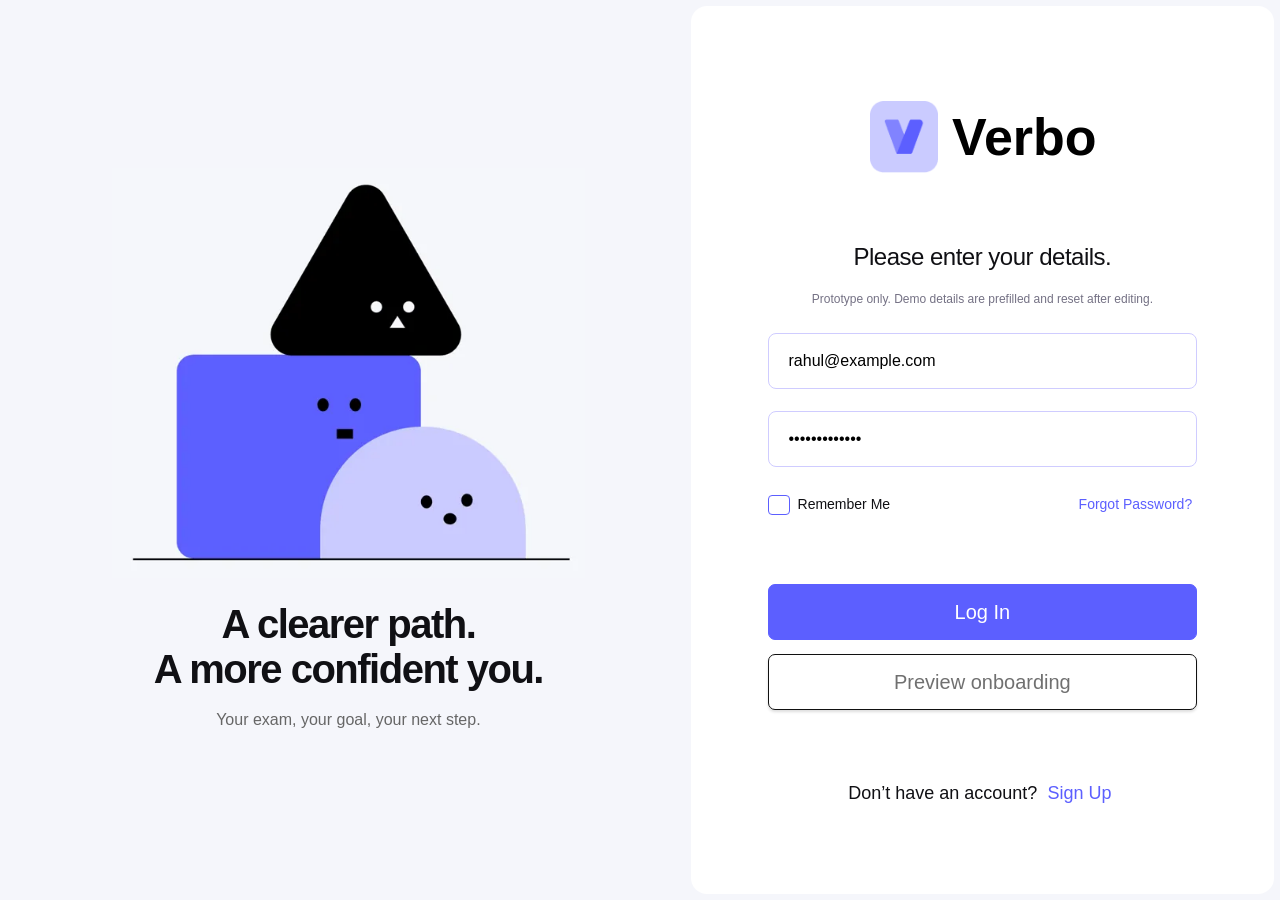
<file: index.html>
<!doctype html><html lang="en"><head><meta charset="UTF-8"><meta name="viewport" content="width=device-width,initial-scale=1"><meta name="theme-color" content="#6057ff"><title>Verbo — Prepare with direction</title><link rel="stylesheet" href="style.css?v=69"></head><body><svg xmlns="http://www.w3.org/2000/svg" width="0" height="0" aria-hidden="true" style="position:absolute"><defs><filter id="nav-idle" color-interpolation-filters="sRGB"><feColorMatrix in="SourceGraphic" values="0 0 0 0 0 0 0 0 0 0 0 0 0 0 0 -8 0 8 0 0" result="mask"/><feFlood flood-color="#CACBFF"/><feComposite in2="mask" operator="in"/><feComposite in2="SourceGraphic" operator="over"/></filter><filter id="nav-active" color-interpolation-filters="sRGB"><feColorMatrix in="SourceGraphic" values="0 0 0 0 0 0 0 0 0 0 0 0 0 0 0 -8 0 8 0 0" result="mask"/><feFlood flood-color="#7772FF"/><feComposite in2="mask" operator="in"/><feComposite in2="SourceGraphic" operator="over"/></filter></defs></svg><div id="app"></div><dialog id="modal"></dialog><div id="toast" role="status" aria-live="polite"></div><script src="app.js?v=69"></script></body></html>
</file>
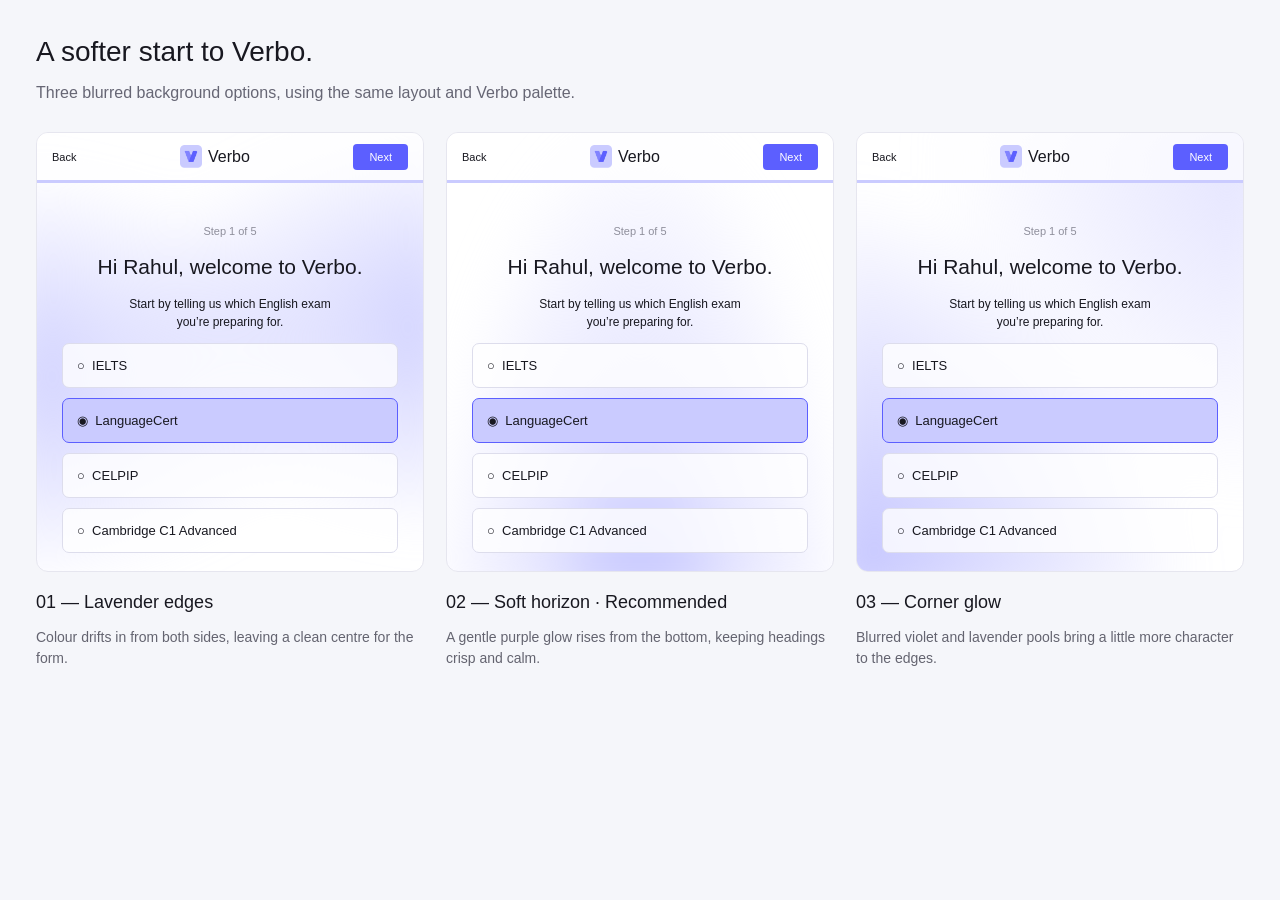
<file: background-options.html>
<!doctype html><html><head><meta charset="utf-8"><title>Verbo · Background directions</title><style>*{box-sizing:border-box}body{margin:0;padding:36px;background:#f5f6fa;font:16px Arial;color:#181820}h1{font-size:28px;font-weight:400;margin:0 0 12px}body>p{color:#666674;margin-bottom:30px}.options{display:grid;grid-template-columns:repeat(3,1fr);gap:22px}.preview{position:relative;isolation:isolate;height:440px;background:white;border-radius:12px;overflow:hidden;border:1px solid #e6e6ef}.preview:before{content:'';position:absolute;inset:-30px;background:var(--bg);filter:blur(24px);z-index:-1}.bar{height:50px;border-bottom:3px solid #cacbff;display:flex;justify-content:space-between;align-items:center;padding:0 15px;font-size:11px;background:#ffffffb3}.brand{display:flex;gap:6px;align-items:center;font-size:16px}.brand img{width:22px}.next{background:#5c5fff;color:white;padding:7px 16px;border-radius:4px}.content{padding:38px 25px;text-align:center}.step{font-size:11px;color:#8e8e9b}.content h2{font-size:21px;font-weight:400;margin:16px 0}.content p{font-size:12px;line-height:1.5}.choice{background:#ffffffc9;border:1px solid #ddddec;border-radius:7px;text-align:left;padding:14px;margin-top:10px;font-size:13px}.choice.active{background:#cacbff;border-color:#5c5fff}h3{font-size:18px;font-weight:400;margin:20px 0 8px}.desc{line-height:1.5;color:#646470;font-size:14px}@media(max-width:900px){.options{grid-template-columns:1fr}}</style></head><body><h1>A softer start to Verbo.</h1><p>Three blurred background options, using the same layout and Verbo palette.</p><div class="options"><article><div class="preview" style="--bg:radial-gradient(ellipse at -10% 55%, #CACBFF 0%, transparent 55%),radial-gradient(ellipse at 110% 45%, #CACBFF 0%, transparent 55%)"><div class="bar"><span>Back</span><span class="brand"><img src="assets/icons/logo.png">Verbo</span><span class="next">Next</span></div><div class="content"><span class="step">Step 1 of 5</span><h2>Hi Rahul, welcome to Verbo.</h2><p>Start by telling us which English exam<br>you’re preparing for.</p><div class="choice">○ &nbsp;IELTS</div><div class="choice active">◉ &nbsp;LanguageCert</div><div class="choice">○ &nbsp;CELPIP</div><div class="choice">○ &nbsp;Cambridge C1 Advanced</div></div></div><h3>01 — Lavender edges</h3><p class="desc">Colour drifts in from both sides, leaving a clean centre for the form.</p></article><article><div class="preview" style="--bg:radial-gradient(ellipse at 50% 125%, #a9abff 0%, #e5e5ff 35%, transparent 70%)"><div class="bar"><span>Back</span><span class="brand"><img src="assets/icons/logo.png">Verbo</span><span class="next">Next</span></div><div class="content"><span class="step">Step 1 of 5</span><h2>Hi Rahul, welcome to Verbo.</h2><p>Start by telling us which English exam<br>you’re preparing for.</p><div class="choice">○ &nbsp;IELTS</div><div class="choice active">◉ &nbsp;LanguageCert</div><div class="choice">○ &nbsp;CELPIP</div><div class="choice">○ &nbsp;Cambridge C1 Advanced</div></div></div><h3>02 — Soft horizon · Recommended</h3><p class="desc">A gentle purple glow rises from the bottom, keeping headings crisp and calm.</p></article><article><div class="preview" style="--bg:radial-gradient(ellipse at -10% 105%, #b5b6ff 0%, transparent 60%),radial-gradient(ellipse at 105% 10%, #e1e1ff 0%, transparent 55%)"><div class="bar"><span>Back</span><span class="brand"><img src="assets/icons/logo.png">Verbo</span><span class="next">Next</span></div><div class="content"><span class="step">Step 1 of 5</span><h2>Hi Rahul, welcome to Verbo.</h2><p>Start by telling us which English exam<br>you’re preparing for.</p><div class="choice">○ &nbsp;IELTS</div><div class="choice active">◉ &nbsp;LanguageCert</div><div class="choice">○ &nbsp;CELPIP</div><div class="choice">○ &nbsp;Cambridge C1 Advanced</div></div></div><h3>03 — Corner glow</h3><p class="desc">Blurred violet and lavender pools bring a little more character to the edges.</p></article></div></body></html>
</file>
<file: style.css>
:root{--purple:#6057ff;--lav:#cecbff;--bg:#f5f6fb;--text:#101014;--muted:#696970;--line:#dddde4;--radius:12px}*{box-sizing:border-box}body{margin:0;background:var(--bg);color:var(--text);font:16px/1.5 'Arial',sans-serif}button,input,select,textarea{font:inherit}button{cursor:pointer;background:white;border:1px solid var(--line);border-radius:7px;padding:10px 16px;color:inherit;transition:transform .12s,background .18s}button:active{transform:scale(.97)}button:hover{border-color:var(--purple)}button:disabled{cursor:not-allowed;opacity:.5}button:focus-visible,a:focus-visible,input:focus-visible,textarea:focus-visible,select:focus-visible{outline:3px solid #a09aff;outline-offset:3px}.primary{background:var(--purple);border-color:var(--purple);color:white}.plain{background:transparent;border-color:transparent}.link{color:var(--purple);background:none;border:0;padding:5px}.muted{color:var(--muted)}small{font-size:13px;color:var(--muted)}h1,h2,h3,p{margin-top:0}h1{font-size:38px;letter-spacing:-1px;line-height:1.2;margin-bottom:0}h2{font-size:27px;line-height:1.3;letter-spacing:-.5px}h3{font-size:20px;line-height:1.35;font-weight:500;margin-bottom:14px}p{margin-bottom:16px}.purple{color:var(--purple)}.row{display:flex;align-items:center;justify-content:space-between;gap:16px;flex-wrap:wrap}.stack{display:grid;gap:18px}.panel{background:white;padding:26px;border-radius:var(--radius);min-width:0}.grid2{display:grid;grid-template-columns:1fr 1fr;gap:18px}.grid3{display:grid;grid-template-columns:repeat(3,1fr);gap:22px}.shell{padding-left:220px}.sidebar{position:fixed;inset:0 auto 0 0;width:220px;background:white;border-right:1px solid var(--line);padding:25px 18px;display:flex;flex-direction:column;z-index:5}.brand{display:flex;align-items:center;gap:10px;font-size:24px;font-weight:bold;color:black}.brand b{display:grid;place-items:center;background:var(--lav);color:var(--purple);border-radius:8px;width:40px;height:42px;font-size:30px}.nav-caption{font-size:12px;color:var(--muted);margin:42px 0 12px}.navbutton{width:100%;display:flex;align-items:center;gap:13px;border:0;text-align:left;padding:13px 16px;margin-bottom:4px;font-size:18px;position:relative}.navbutton.selected{background:var(--lav)}.navbutton.selected:before{content:'';position:absolute;left:0;height:28px;width:4px;background:var(--purple);border-radius:4px}.sidebar .logout{margin-top:auto}.icon{width:22px;height:22px;display:inline-block;flex-shrink:0;vertical-align:middle}.topbar{height:100px;padding:24px 40px;background:white;border-bottom:1px solid var(--line);display:flex;justify-content:space-between;align-items:center}.avatar{width:42px;height:42px;border-radius:50%;object-fit:cover}.top-actions{display:flex;align-items:center;gap:22px}.content{padding:32px 40px 48px;max-width:1700px;margin:auto;animation:enter .25s ease-out}.greeting{font-size:28px;font-weight:500;margin-bottom:28px}.dashboard-grid{display:grid;grid-template-columns:minmax(0,1.8fr) minmax(270px,1fr);gap:24px}.scores{display:grid;grid-template-columns:1fr 1fr;gap:18px}.score{font-size:42px;font-weight:600;letter-spacing:-1px}.score small{font-size:27px;font-weight:500;letter-spacing:0}.scorecard{min-height:185px}.bar{height:14px;background:var(--lav);border-radius:5px;overflow:hidden;margin:16px 0 9px}.bar span{display:block;height:100%;background:var(--purple);border-radius:5px;transition:width .3s}.pill{display:inline-block;font-size:12px;border-radius:4px;background:var(--bg);color:var(--muted);padding:4px 9px}.pill.purple{background:var(--lav);color:#4c40d8}.pill.hard{background:#ffe2cc;color:#a84900}.pill.new{background:#e8efff;color:#235ec5}.task-title{font-size:38px;font-weight:600}.task{display:flex;gap:12px;align-items:flex-start;margin:22px 0}.task input{width:19px;height:19px;accent-color:var(--purple);margin-top:4px;flex-shrink:0}.task.done .task-name{text-decoration:line-through;color:#94949d}.task button{text-align:left;padding:0;background:none;border:0}.task .duration{display:block;color:var(--muted)}.divider{border:0;border-top:1px solid var(--line);margin:18px 0}.chart-panel{margin-top:18px}.chart{width:100%;height:auto;display:block;margin-top:18px}.week{display:flex;gap:9px;margin-top:22px}.week span{flex:1;background:var(--lav);border-radius:5px;text-align:center;padding:12px 0;font-size:22px}.week .complete{background:var(--purple);color:white}.black{background:#050505;color:white}.black small{color:#c2c2c7}.black .pill{color:#555}.tabs{display:flex;gap:22px;border-bottom:1px solid var(--line);margin:22px 0;overflow:auto}.tabs button{background:none;border:0;border-bottom:3px solid transparent;border-radius:0;white-space:nowrap;padding:12px 5px;color:#555}.tabs button.active{border-color:var(--purple);color:var(--purple)}.test-card h3{margin:14px 0 6px}.test-card button{margin-top:16px}.filterrow{margin:18px 0 26px}.filterchip{background:var(--lav);border:0;padding:5px 10px;font-size:13px;color:#4a40cd}.recommendation{padding:26px 30px;background:var(--lav);border-radius:10px;border-left:5px solid var(--purple);margin:26px 0}.recommendation p{margin:0}.carousel{display:flex;gap:22px;overflow-x:auto;padding:20px;background:white;border-radius:12px;scroll-snap-type:x proximity}.session{flex:0 0 270px;padding:22px;border-radius:8px;scroll-snap-align:start}.session h3{font-size:23px}.session button{width:100%;margin-top:22px}.tutor{display:flex;align-items:center;gap:12px;margin-top:25px}.tutor img{width:40px;height:40px;border-radius:50%}.resource{flex:0 0 270px;min-height:240px;border:0;padding:0;overflow:hidden;position:relative;text-align:left;background:black;border-radius:9px}.resource img{width:100%;height:240px;object-fit:cover;opacity:.75;transition:transform .25s}.resource:hover img{transform:scale(1.03)}.resource span{position:absolute;bottom:0;left:0;right:0;padding:45px 16px 16px;background:linear-gradient(transparent,rgba(0,0,0,.85));color:white}.history{margin-top:22px}.history details{background:white;border-radius:9px;margin:12px 0;padding:20px}.history summary{cursor:pointer;list-style:none}.history summary:after{content:'View ⌄';color:var(--purple);font-size:14px;float:right}.history details[open] summary:after{content:'Close ⌃'}.history summary .row{display:inline-flex;width:90%}.history details .detail{margin-top:22px;border-top:1px solid var(--line);padding-top:20px}.summary-scores{display:grid;grid-template-columns:repeat(5,1fr);gap:15px;margin-top:25px}.summary-scores>div{border-right:1px solid var(--line);padding-right:12px}.summary-scores>div:last-child{border:0}.summary-scores .score{font-size:32px}.summary-scores .score small{font-size:18px}.feedback{margin:26px 0}.feedback li{margin-bottom:14px}.result-row{display:grid;grid-template-columns:2fr 1.3fr 1.3fr auto;gap:18px;align-items:center}.form label{display:block;margin:18px 0 6px}.form input,.form select,.form textarea{width:100%;padding:13px;border:1px solid var(--line);border-radius:7px;background:white}.form textarea{min-height:120px}.mobile-nav{display:none}dialog{border:0;border-radius:14px;max-width:560px;width:calc(100% - 32px);padding:28px;box-shadow:0 20px 90px #0003}dialog::backdrop{background:#0006}dialog .close{float:right}.modalactions{display:flex;justify-content:flex-end;gap:10px;margin-top:24px}#toast{position:fixed;bottom:28px;left:50%;transform:translate(-50%,20px);padding:12px 22px;background:#111;color:white;border-radius:8px;opacity:0;pointer-events:none;transition:.2s;z-index:30;max-width:90%}#toast.show{opacity:1;transform:translate(-50%,0)}.onboard{max-width:510px;margin:32px auto;background:var(--bg);min-height:90vh}.onboard .hero{width:100%;height:260px;object-fit:contain}.onboard .login{background:white;border-radius:24px;padding:30px}.onboard .brand{justify-content:center;font-size:32px;margin:10px 0 30px}.onboard .primary{width:100%;margin:18px 0 0}.on-head{background:white;padding:20px}.on-progress{height:8px;background:var(--lav)}.on-progress span{display:block;background:var(--purple);height:100%;transition:width .25s}.on-body{padding:30px 24px}.on-body h2{font-size:26px;margin-bottom:24px}.choice{display:flex;align-items:flex-start;gap:14px;background:white;border-radius:14px;padding:22px;border:1.5px solid transparent;margin:18px 0;cursor:pointer}.choice.selected{border-color:var(--purple);background:var(--lav)}.choice input{accent-color:var(--purple);margin-top:8px;width:20px;height:20px;flex-shrink:0}.choice strong{display:block;font-size:23px;font-weight:500;margin-bottom:8px}.choice p{font-size:15px;margin:0}.target-table{background:black;color:white;padding:20px;border-radius:12px;margin-top:18px}.target-table .row{padding:5px 0}.on-footer{position:sticky;bottom:0;background:white;padding:20px;border-top:1px solid var(--line)}.on-footer .primary{margin:0}.switch{appearance:none;width:52px;height:30px;background:#ccc;border-radius:20px;position:relative;cursor:pointer}.switch:checked{background:#2fc759}.switch:after{content:'';width:24px;height:24px;background:white;border-radius:50%;position:absolute;top:3px;left:3px;transition:.2s}.switch:checked:after{left:25px}.test-shell{min-height:100vh;padding-bottom:95px}.test-head{background:white;padding:15px 30px;display:flex;align-items:center;justify-content:space-between;gap:16px;text-align:center}.test-head h3{margin:0}.timer{background:black;color:white;padding:9px 15px;border-radius:7px;white-space:nowrap}.test-progress{height:6px;background:var(--lav)}.test-progress span{height:100%;background:var(--purple);display:block}.test-layout{display:grid;grid-template-columns:1fr 1fr;gap:20px;padding:28px;max-width:1450px;margin:auto}.test-layout .panel{min-height:62vh}.passage{font-size:17px;line-height:1.8}.answer{display:flex;gap:12px;align-items:center;padding:14px;border:1px solid var(--line);border-radius:6px;margin:14px 0;cursor:pointer}.answer:has(input:checked){background:var(--lav);border-color:var(--purple)}.answer input{accent-color:var(--purple)}.editor{width:100%;height:330px;border:1px solid var(--line);border-radius:7px;padding:18px;resize:vertical;font:inherit}.test-footer{position:fixed;bottom:0;left:0;right:0;display:flex;align-items:center;justify-content:space-between;gap:12px;padding:18px 30px;background:white;border-top:1px solid var(--line);z-index:4}.wave{display:flex;gap:5px;align-items:center;justify-content:center;height:90px}.wave i{background:var(--lav);width:7px;border-radius:3px}.wave.playing i{animation:pulse .7s infinite alternate}.audio-panel{border:1px solid var(--line);padding:20px;text-align:center;border-radius:8px;margin:22px 0}.correct{color:#187444}.incorrect{color:#b73f4e}.source-toggle{display:none}.review-grid{display:flex;gap:10px;flex-wrap:wrap}.review-grid button.answered{background:var(--lav)}.empty{text-align:center;padding:45px}.notice{background:var(--bg);padding:14px;border-radius:8px}.review-shell{max-width:850px;margin:35px auto;padding:20px}.review-shell .panel{margin:15px 0}@keyframes enter{from{opacity:0;transform:translateY(7px)}to{opacity:1;transform:none}}@keyframes pulse{to{transform:scaleY(.5)}}@media(min-width:1600px){.sidebar{width:260px}.shell{padding-left:260px}.content{padding:40px 48px}.topbar{padding:30px 48px;height:116px}.score{font-size:48px}.scorecard{min-height:215px}}@media(max-width:1100px){.shell{padding-left:180px}.sidebar{width:180px;padding:22px 12px}.navbutton{font-size:16px;padding:12px 10px}.content{padding:26px}.topbar{padding:20px 26px}.dashboard-grid{grid-template-columns:1fr}.dashboard-side{display:grid;grid-template-columns:1fr 1fr;gap:18px}.dashboard-side>.panel{margin:0}.grid3{grid-template-columns:1fr 1fr}.summary-scores{grid-template-columns:repeat(3,1fr)}}@media(max-width:700px){body{font-size:16px}.shell{padding-left:0}.sidebar{display:none}.topbar{height:90px;padding:20px}.topbar h1{font-size:31px}.top-actions{gap:12px}.content{padding:24px 16px 110px}.greeting{font-size:24px}.mobile-nav{display:flex;position:fixed;bottom:0;left:0;right:0;background:white;border-top:1px solid var(--line);justify-content:space-around;padding:10px 3px max(12px,env(safe-area-inset-bottom));z-index:10}.mobile-nav button{border:0;padding:8px 5px;font-size:12px;display:grid;gap:4px;justify-items:center;background:transparent}.mobile-nav .selected{color:var(--purple);background:#f1efff}.panel{padding:20px}.scorecard{padding:18px;min-height:167px}.scorecard .score{font-size:30px}.scorecard .score small{font-size:20px}.scorecard .pill{display:none}.dashboard-grid{gap:18px}.scores{gap:12px}.dashboard-side{display:grid;grid-template-columns:1fr}.grid3,.grid2{grid-template-columns:1fr}.summary-scores{grid-template-columns:1fr 1fr}.summary-scores>div{border:0}.tabs{gap:15px}.result-row{grid-template-columns:1fr 1fr}.result-row button{justify-self:start}.carousel{padding:14px;gap:14px}.session,.resource{flex-basis:260px}.onboard{margin:0 auto;min-height:100vh}.onboard .hero{height:250px}.test-head{padding:16px 12px}.test-head h3{font-size:16px}.test-head .timer{font-size:12px;padding:8px}.test-layout{grid-template-columns:1fr;padding:14px;gap:14px}.test-layout .panel{min-height:auto}.test-footer{padding:14px 12px}.test-footer small{font-size:12px}.source-toggle{display:block;margin:12px 14px 0}.test-layout .source.folded{display:none}.history summary .row{width:80%}.history summary .row small{display:none}.history summary:after{font-size:13px}.on-body{padding:28px 20px}.onboard .login{border-radius:24px 24px 0 0}.review-shell{margin:15px auto}#toast{bottom:90px}}
@media(prefers-reduced-motion:reduce){*,*:before,*:after{animation:none!important;transition:none!important;scroll-behavior:auto!important}}
.dashboard-side{display:flex;flex-direction:column;gap:18px}.dashboard-side>.panel:first-child{min-height:456px}.task{margin:16px 0}.task-title{margin-bottom:16px}.navbutton .icon{fill:#cecbff;fill-opacity:.4}.task input{appearance:none;border:1.5px solid var(--purple);border-radius:4px;position:relative}.task input:checked{background:var(--purple)}.task input:checked:after{content:'✓';position:absolute;inset:-4px 0 0;color:white;text-align:center}.target-badge{background:#000;color:white;border-radius:5px;padding:4px 7px;display:inline-block}.summary-scores{overflow-wrap:anywhere}@media(max-width:700px){.summary-scores{grid-template-columns:repeat(2,minmax(0,1fr))!important}.dashboard-side>.panel:first-child{min-height:0}} 
.brand-logo{width:40px;height:42px;object-fit:contain}.icon{object-fit:contain}.login-layout{max-width:1200px;width:calc(100% - 80px);margin:40px auto;display:grid;grid-template-columns:1fr 1fr;align-items:center;min-height:calc(100vh - 80px);background:transparent}.login-art{padding:48px}.login-art .hero{width:100%;height:330px;object-fit:contain}.login-art h1{font-size:44px;line-height:1.12;letter-spacing:-1.5px;margin:30px 0 18px}.login-art p{color:#666}.login-layout .login{padding:48px;border-radius:16px;background:white}.demo-note{font-size:14px;line-height:1.6;padding:14px 16px;background:#f3f2ff;border-radius:8px;color:#55506b;margin:24px 0}.desktop-onboard{display:grid;grid-template-columns:320px 1fr;max-width:1180px;width:calc(100% - 80px);margin:40px auto;min-height:calc(100vh - 80px);background:white;border-radius:18px;overflow:hidden}.on-aside{padding:40px;background:#e9e7ff}.on-aside h1{font-size:38px;line-height:1.12;margin:65px 0 18px}.on-aside p{line-height:1.6;color:#605c74}.on-aside ol{list-style:none;padding:30px 0;margin:0}.on-aside li{display:flex;gap:14px;align-items:center;padding:15px 0;color:#6c6880}.on-aside li span{display:grid;place-items:center;width:30px;height:30px;border:1px solid #b4afda;border-radius:50%;font-size:14px}.on-aside li.active{color:#332bc4;font-weight:600}.on-aside li.active span{background:var(--purple);color:white;border-color:var(--purple)}.on-panel{display:flex;flex-direction:column;min-width:0}.desktop-onboard .on-head{padding:26px 40px}.desktop-onboard .on-body{padding:35px 48px;flex:1}.desktop-onboard .on-body h2{font-size:30px;letter-spacing:-.7px}.desktop-onboard .on-body>p{margin-bottom:28px}.desktop-onboard .on-footer{position:static;padding:22px 48px;display:flex;justify-content:flex-end;border-top:1px solid #eee}.desktop-onboard .on-footer .primary{width:200px}.desktop-onboard .choice{padding:18px;margin:12px 0}.desktop-onboard .target-table{font-size:15px}.desktop-onboard .on-progress{height:5px}
dialog{max-width:720px;padding:52px;border-radius:16px;background:#fdfdfb;max-height:90vh}dialog::backdrop{background:#19221c66;backdrop-filter:blur(7px)}dialog h2{font-size:38px;line-height:1.15;letter-spacing:-1.2px;margin:28px 35px 32px 0}dialog p{color:#606875;line-height:1.75}dialog .close{position:absolute;right:24px;top:20px}.modalactions{margin-top:35px;flex-wrap:wrap}.pricing-intro{display:flex;justify-content:space-between;align-items:flex-end;gap:30px;margin-bottom:40px}.pricing-intro h2{font-size:48px;line-height:1.06;letter-spacing:-2px;margin:0}.pricing-intro p{font-size:16px;color:#666;line-height:1.6}.billing{display:flex;align-items:center;gap:24px;margin:30px 0}.billing>div{display:flex;padding:5px;background:#e9e8f2;border-radius:7px}.billing button{border:0;background:transparent;padding:12px 24px}.billing button[aria-pressed=true]{background:#141414;color:white}.billing>span{color:#5148d8;font-size:14px}.plan-grid{display:grid;grid-template-columns:repeat(3,minmax(0,1fr));gap:20px}.plan{padding:30px 24px;border:1px solid #d5d4df;border-radius:8px;display:flex;flex-direction:column}.plan.featured{background:#e5e2ff;border-color:#c2bcff}.plan h3{font-size:26px}.plan .row{flex-wrap:wrap;min-height:55px;gap:8px}.plan p{color:#666;line-height:1.5}.price{font-size:52px;letter-spacing:-2px;margin-top:32px;white-space:nowrap}.price small{font-size:12px;letter-spacing:0;color:#666}.billing-detail{font-size:13px;min-height:40px}.plan>button{display:flex;justify-content:space-between;margin:16px 0 10px;width:100%;text-align:left}.plan ul{list-style:none;margin:18px 0 0;padding:25px 0 0;border-top:1px solid #cfccdc}.plan li{display:flex;gap:12px;margin:16px 0;font-size:14px;line-height:1.5}.plan li span{color:var(--purple)}.pricing-note{font-size:13px;color:#777;margin-top:25px}
@media(max-width:1000px){.plan-grid{grid-template-columns:1fr}.pricing-intro{align-items:flex-start;flex-direction:column}.desktop-onboard{grid-template-columns:260px 1fr}.on-aside{padding:30px}.login-layout{width:calc(100% - 32px)}.login-art{padding:25px}}
@media(max-width:700px){.login-layout{display:block;margin:0;width:100%}.login-art{display:none}.login-layout .login{padding:32px 24px}.desktop-onboard{display:block;width:100%;margin:0;border-radius:0}.on-aside{display:none}.desktop-onboard .on-body{padding:25px}.desktop-onboard .on-footer{padding:20px 25px}.desktop-onboard .on-footer .primary{width:100%}dialog{padding:30px 24px}dialog h2{font-size:30px}.pricing-intro h2{font-size:38px}.billing{gap:12px;flex-wrap:wrap}}
.pill.purple{background:#cacbff url('assets/new3/Group%20499.svg') center/100% 100% no-repeat}.task input:checked{background:#5c5fff url('assets/dashboard_layers/Radio.svg') center/100% 100% no-repeat}.task input:checked:after{content:none}
/* Navigation states follow the supplied Verbo references. */
.navbutton{transition:background-color 160ms ease}.navbutton:not(.selected):hover,.navbutton:not(.selected):focus-visible{background:rgba(202,203,255,.3)}.navbutton.selected,.navbutton.selected:hover{background:#CACBFF}.navbutton .icon,.mobile-nav .icon{filter:url('#nav-idle')}.navbutton.selected .icon,.mobile-nav .selected .icon{filter:url('#nav-active')}
.login-layout{max-width:none;width:100%;margin:0;padding:6px;grid-template-columns:54% 46%;min-height:100vh;gap:0}.login-art{padding:7%;display:flex;align-items:center;justify-content:center}.login-art .hero{height:auto;max-height:70vh;width:100%;object-fit:contain}.login-layout .login{min-height:calc(100vh - 12px);padding:65px clamp(35px,6vw,100px);display:flex;flex-direction:column;justify-content:center}.login-layout .brand{font-size:52px;margin-bottom:65px;gap:12px}.login-layout .brand-logo{width:74px;height:80px}.login-layout .login h2{font-size:24px;margin:0 0 18px}.login-layout .demo-note{margin:0 0 24px;padding:0;background:none;font-size:12px;color:#747184;text-align:center}.login-layout .form>label{position:absolute;width:1px;height:1px;overflow:hidden;clip-path:inset(50%)}.login-layout .form>input{height:56px;border:1.5px solid #cfccff;margin-bottom:22px;border-radius:8px;padding:16px 20px}.login-layout .form>input:focus{border-color:#6057ff;outline:2px solid #6057ff22}.login-layout .form .row{font-size:14px;margin:0 0 46px}.login-layout .form .row label{display:flex;align-items:center;gap:8px;margin:0}.login-layout .form .row input{appearance:none;width:22px!important;height:22px;border:2px solid #6057ff;border-radius:3px;padding:0;margin:0}.login-layout .form .row input:checked{background:#6057ff}.login-layout .form>button{height:56px;font-size:20px}.login-layout .form>button:not(.primary){box-shadow:0 2px 3px #0002;color:#707070;display:flex;align-items:center;justify-content:center;gap:15px}.google-g{font-weight:700;font-size:27px;color:#4285f4}.login-layout .login>p:last-child{margin-top:65px!important;font-size:18px}
@media(max-width:800px){.login-layout{grid-template-columns:42% 58%}.login-layout .login{padding:35px}.login-layout .brand{font-size:40px;margin-bottom:40px}}
@media(max-width:700px){.login-layout{display:block;padding:0}.login-art{display:none}.login-layout .login{min-height:100vh;padding:32px 24px}.login-layout .login>p:last-child{font-size:16px;margin-top:35px!important}}
:root{--purple:#5C5FFF;--lav:#CACBFF}.purple,.link,.billing>span,.on-aside li.active,.tabs .active,.filterchip{color:#5C5FFF}.primary{background:#5C5FFF}.login-art{flex-direction:column;align-items:flex-start;max-width:570px;justify-self:center;padding:48px}.login-art .hero{height:330px;max-height:330px;width:100%}.login-art h1{font-size:40px;line-height:1.12;margin:30px 0 16px}.login-art p{margin:0;color:#666}.desktop-onboard{width:100%;max-width:none;margin:0;min-height:100vh;border-radius:0;grid-template-columns:minmax(300px,30%) 1fr}.on-aside{padding:48px;background:#e8e7ff;position:relative}.on-aside h1{margin-top:65px}.on-aside ol{max-width:300px}.on-aside li{padding:0;position:relative}.on-aside li:not(:last-child):after{content:'';position:absolute;height:24px;width:1px;background:#bab9e6;left:29px;top:49px}.on-aside li button{width:100%;border:0;background:transparent;display:flex;gap:16px;align-items:center;text-align:left;padding:14px;border-radius:9px;color:inherit;font-weight:inherit}.on-aside li button:hover:not(:disabled){background:#cacbff4d}.on-aside li button:disabled{opacity:1;cursor:default}.desktop-onboard .on-body{width:100%;max-width:790px;align-self:center;padding:45px 48px}.desktop-onboard .on-head{padding:28px 48px}.desktop-onboard .choice{border:1px solid #e0e0eb;border-radius:12px;transition:background .16s,border-color .16s}.desktop-onboard .choice:hover{background:#cacbff4d;border-color:#b5b6ff}.desktop-onboard .choice:has(input:checked){background:#cacbff;border-color:#5c5fff}.desktop-onboard .on-footer{background:transparent;padding:24px 48px 32px}.welcome-art{width:100%;height:180px;object-fit:contain}.pricing-intro{display:block;margin-bottom:28px}.pricing-intro h2{font-size:30px;font-weight:600;letter-spacing:-.5px;line-height:1.3}.pricing-intro p{margin-top:12px;font-size:16px}.page-subtitle{color:#777b88;margin:-12px 0 32px;line-height:1.6}.settings-context{display:flex;justify-content:space-between;align-items:center;border-bottom:1px solid #dddde6;padding:0 0 24px;margin-bottom:30px;color:#707481}.settings-context>span:last-child{display:flex;align-items:center;gap:10px;font-size:14px}.settings-context .avatar{width:28px;height:28px}.settings-card{border:1px solid #e1e1eb;background:white;border-radius:18px;padding:32px;margin-bottom:24px}.settings-card header{display:flex;gap:18px;align-items:center;padding-bottom:28px;border-bottom:1px solid #eeeef4}.settings-card h3{font-size:21px;margin:0 0 8px}.settings-card p{margin:6px 0 0;color:#7a7e8a;line-height:1.55}.settings-icon{display:grid;place-items:center;background:#f4f3fb;border-radius:13px;width:50px;height:50px;flex-shrink:0}.settings-row{display:flex;align-items:center;justify-content:space-between;gap:30px;padding:27px 0;border-bottom:1px solid #eeeef4}.settings-row strong{font-size:17px;font-weight:500}.settings-row .switch{flex-shrink:0}.settings-row .switch:checked{background:#5c5fff}.settings-row select{padding:12px;border:1px solid #ddd;border-radius:8px;background:white}.settings-email{display:flex;flex-direction:column;gap:12px;padding-top:27px}.settings-email input{padding:15px;border:1px solid #dddde8;border-radius:8px;max-width:550px;font:inherit;color:#777}.settings-email small{color:#81818e}.settings-card footer{display:flex;justify-content:flex-end;margin-top:26px}.empty-progress{margin-top:20px}.empty-chart{min-height:160px;display:flex;align-items:center;justify-content:center;flex-direction:column;border-bottom:1px solid #ddd;color:#777;margin-bottom:20px}.empty-chart span{font-size:36px;color:#111}
@media(max-width:800px){.desktop-onboard{grid-template-columns:260px 1fr}.on-aside{padding:28px}.desktop-onboard .on-body{padding:30px}.settings-context{gap:15px;flex-wrap:wrap}.settings-card{padding:22px}.settings-row{gap:15px}.login-art{padding:25px}.login-art h1{font-size:30px}}
@media(max-width:700px){.desktop-onboard{display:block}.login-art{display:none}.settings-row{align-items:flex-start}.settings-row p{font-size:14px}.settings-row button{flex-shrink:0;padding:10px}.pricing-intro h2{font-size:28px}}
/* Slightly enlarge the login illustration while retaining its caption. */
.login-art .hero{height:375px;max-height:375px}
.login-layout .form .row input[type="checkbox"]:checked{background:#5C5FFF url('assets/dashboard_layers/Radio.svg') center/100% 100% no-repeat;border-color:#5C5FFF}
.login-layout .form .row input[type="checkbox"]:focus-visible{outline:3px solid #CACBFF;outline-offset:3px}
.chevron{width:16px;height:16px;display:inline-block;vertical-align:middle;flex-shrink:0}.chevron.right{transform:rotate(-90deg)}.chevron.left{transform:rotate(90deg)}.chevron.up{transform:rotate(180deg)}button.secondary,button:not(.primary):not(.plain):not(.link):not(.navbutton):not(.resource):not([data-tab]):not([data-history-tab]):not([data-onstep]):not([data-task-open]):not([data-billing]):not([data-nav]){border-color:#111;border-radius:7px}button.secondary{display:inline-flex;align-items:center;gap:13px;background:transparent;color:#111;font-weight:500}button.secondary:hover,button.secondary:focus-visible{background:rgba(0,0,0,.03)}button:not(.primary):not(.plain):not(.link):not(.navbutton):not(.resource):not([data-tab]):not([data-history-tab]):not([data-onstep]):not([data-task-open]):not([data-billing]):not([data-nav]):hover:not(:disabled){background:rgba(0,0,0,.03)}.chevron-button{padding:0!important;background:transparent;border:0!important;width:32px;height:37px}.chevron-button img{display:block;width:32px;height:37px}.report-back{display:flex;align-items:center;gap:16px;padding:0}.report-back img{width:32px;height:37px}.report-overview{margin-top:22px;padding:30px}.report-overview h3{margin-top:10px}.report-tags{display:flex;gap:12px;flex-wrap:wrap}.report-tags .pill{font-size:12px;padding:7px 14px}.report-overview .summary-scores{margin-top:28px;gap:0}.report-overview .summary-scores>div{padding:0 22px;border-right:1px solid #ddd;font-size:19px}.report-overview .summary-scores>div:first-child{padding-left:0}.report-overview .summary-scores>div:last-child{border:0;padding-right:0}.report-overview .score{font-size:39px;white-space:nowrap;margin:14px 0}.report-overview .score small{font-size:22px}.sample-level{font-size:25px;margin-left:9px}.report-section-heading{margin:32px 0 20px}.report-section-heading h3{margin:0}.report-modules details{background:white;border:0;border-radius:12px;margin-bottom:15px;overflow:hidden}.report-modules summary{padding:23px 28px;display:block}.report-modules summary:after{display:none}.module-row{display:grid;grid-template-columns:1.2fr 1fr 1.2fr 1fr auto;gap:20px;align-items:center}.module-row strong{font-size:23px;font-weight:600}.module-row small{display:block;color:#858585;font-size:15px;margin-top:5px}.view-label{display:flex;gap:12px;align-items:center;font-size:15px}.module-detail[open] .view-label .chevron{transform:rotate(180deg)}.report-page .feedback{gap:15px}.report-page .feedback .panel{padding:30px;min-height:240px;background:#000}.report-page .feedback li{margin:20px 0;line-height:1.6;font-size:15px}.report-resources{padding:25px}.report-resources .carousel{margin:0}.report-resources .session,.report-resources .resource{flex:0 0 280px;min-height:290px}.report-resources .session{padding:22px}.report-resources .tutor{margin-top:28px}.report-resources .session button{margin-top:20px}.report-resources .resource small{color:white}
@media(max-width:1100px){.report-overview .score{font-size:28px}.report-overview .score small{font-size:16px}.report-overview .summary-scores>div{padding:0 12px;font-size:16px}.sample-level{font-size:18px}.module-row{gap:12px}}
@media(max-width:700px){.report-overview{padding:20px}.report-overview>.row,.report-section-heading.row{align-items:flex-start;gap:15px;flex-wrap:wrap}.report-overview .summary-scores{row-gap:24px}.report-overview .summary-scores>div{border:0;padding:0}.module-row{grid-template-columns:1fr 1fr}.module-row>div:first-child{grid-column:1/-1}.report-modules summary{padding:20px}.report-section-heading>.row{flex-wrap:wrap}.report-resources{padding:15px}}
.report-overview .summary-scores>div:last-child{position:relative;font-size:16px;padding-top:3px}.report-overview .summary-scores>div:last-child>.link{display:inline-flex;align-items:center;vertical-align:middle;padding:4px;margin-left:4px}.report-overview .summary-scores>div:last-child .score{margin-top:14px}.report-modules summary{padding:20px 28px}.report-back:hover img{background:#0003;border-radius:7px}
/* Learning uses the same controls, cards and accordion rhythm as results. */
.learning-page .report-section-heading{margin:30px 0 20px}.learning-page>.greeting{margin-bottom:34px}.learning-page .carousel{padding:25px;gap:24px}.learning-page .session{flex-basis:290px;background:#000;min-height:290px;display:flex;flex-direction:column}.learning-page .session p{margin-bottom:12px}.learning-page .session .pill{align-self:flex-start}.learning-page .session .tutor{margin:28px 0 0}.learning-page .session button{margin-top:22px}.learning-page .session button:disabled{background:#d9d9d9;color:#aaa;border:0;opacity:1}.learning-page .recommendation{margin:26px 0 30px;padding:28px 30px}.learning-page .recommendation h3{margin:8px 0;font-weight:600}.learning-page .recommendation .primary{min-width:170px;font-size:21px}.learning-page .resource{flex-basis:290px;min-height:295px}.learning-page .resource>img{height:295px;display:block}.learning-page .tabs{gap:32px}.learning-page .tabs button{font-size:20px}.learning-history details{padding:0}.learning-history .module-row{grid-template-columns:1.1fr 1.2fr 1fr 1fr auto}.history-tutor{display:flex;align-items:center;gap:13px}.history-tutor img{width:46px;height:46px;border-radius:50%;object-fit:cover}.learning-history .detail{margin:12px 28px 28px;padding-top:25px}.learning-history .detail>.black{background:#000;padding:28px}.learning-history .black h3{font-size:25px}.learning-history .black p{border-left:6px solid #5C5FFF;padding-left:24px;margin:18px 0 0}.learning-history .grid2{grid-template-columns:1.1fr 1fr;gap:24px}.mentor-audio{margin:0;border-color:#CACBFF;display:flex;flex-direction:column;justify-content:space-between;padding:22px}.audio-heading{justify-content:flex-end}.audio-heading>small{margin-right:auto}.audio-track{height:8px;border-radius:6px;background:#CACBFF;margin:14px 0}.mentor-audio>button{align-self:center;margin-top:12px}.learning-page .mentor-resource{width:100%;height:100%;min-height:290px}.learning-page .mentor-resource>img{height:100%;min-height:290px;position:absolute;inset:0}.mentor-badge{position:absolute;right:16px;top:16px;background:#5C5FFF;color:white;padding:7px 12px;border-radius:4px;font-size:13px;font-weight:400}.mentor-resource em{display:inline-block;font-style:normal;background:white;color:#666;padding:4px 10px;border-radius:4px;font-size:13px;margin-top:10px}.show-all .carousel{display:grid;grid-template-columns:repeat(auto-fit,minmax(240px,1fr))}.ui-tick{display:inline-block;width:18px;height:20px;vertical-align:middle;color:#5C5FFF;flex-shrink:0}
@media(max-width:900px){.learning-history .module-row{grid-template-columns:1fr 1fr;gap:18px}.learning-history .module-row>div:first-child{grid-column:auto}.learning-history .grid2{grid-template-columns:1fr}.learning-page .mentor-resource{min-height:300px}.learning-page .report-section-heading>.row{gap:10px}}

.ui-tick{background:currentColor;mask:url('assets/tick.svg') center/contain no-repeat;-webkit-mask:url('assets/tick.svg') center/contain no-repeat}.week .complete .ui-tick,.on-steps .done .ui-tick{color:white}.task input[type=checkbox],.login-layout .form .row input[type=checkbox]{appearance:none;width:20px;height:20px;border:1.5px solid #5C5FFF;border-radius:4px;background:white;position:relative}.task input[type=checkbox]:checked,.login-layout .form .row input[type=checkbox]:checked{background:#5C5FFF url('assets/tick.svg') center/14px 14px no-repeat;border-color:#5C5FFF}
.report-back,.report-back:hover,.report-back:active{border:0;background:transparent;box-shadow:none}.report-back:focus:not(:focus-visible){outline:none}.report-back:focus-visible{outline:0}.report-back:focus-visible img{outline:2px solid #5C5FFF;outline-offset:3px}
.learning-page .carousel{scroll-padding-inline:25px}.learning-page .history summary:hover{background:rgba(202,203,255,.3)}.learning-history .detail .mentor-resource:hover{background:#000}
.mentor-resource small{color:#fff}.learning-history .module-row strong{font-weight:500}
/* Primary action hover state. */
button.primary:hover:not(:disabled){background:#4A4CE7;border-color:#4A4CE7}
/* Quiet icon controls: navigation lavender hover, without an outline. */
dialog button.close,.top-actions>button.plain{display:inline-flex;align-items:center;justify-content:center;min-width:42px;min-height:42px;padding:9px;border:0;border-radius:10px;background:transparent;box-shadow:none}
dialog button.close:hover,.top-actions>button.plain:hover,dialog button.close:focus-visible,.top-actions>button.plain:focus-visible{background:rgba(202,203,255,.3);border:0;outline:none;box-shadow:none}
dialog button.close:focus,.top-actions>button.plain:focus{outline:none}
dialog button.close{font-size:22px;line-height:1}
/* Opening a dialog focuses Close; focus alone must not show the hover fill. */
dialog button.close,dialog button.close:focus,dialog button.close:focus-visible{background:transparent;border:0;outline:none;box-shadow:none}
dialog button.close:hover{background:rgba(202,203,255,.3)}
/* Onboarding back: larger chevron with a hover-only lavender surface. */
.on-head button[data-action="onback"],.on-head button[data-action="onback"]:focus,.on-head button[data-action="onback"]:focus-visible{display:inline-flex;align-items:center;justify-content:center;width:44px;height:44px;padding:10px;border:0;border-radius:10px;background:transparent;outline:none;box-shadow:none}
.on-head button[data-action="onback"] .chevron{width:22px;height:22px}
.on-head button[data-action="onback"]:hover{background:rgba(202,203,255,.3)}
/* Subscription intro follows the dashboard greeting typography. */
.pricing-intro h2{font-weight:500;font-size:28px;line-height:1.3;letter-spacing:-.5px}
.pricing-intro h2 .purple{font-weight:inherit}
.pricing-intro p{font-weight:400}
@media(max-width:700px){.pricing-intro h2{font-size:24px}}
.study-dropdown{position:relative;min-width:190px}.study-trigger{width:100%;justify-content:space-between;border:1px solid #111}.study-trigger[aria-expanded=true] .chevron{transform:rotate(180deg)}.study-options{position:absolute;top:calc(100% + 8px);right:0;width:230px;padding:8px;background:white;border:1px solid #dddde4;border-radius:12px;box-shadow:0 8px 25px #00000014;z-index:15}.study-options[hidden]{display:none}.study-options button{display:flex;width:100%;align-items:center;justify-content:space-between;border:0!important;border-radius:7px;padding:12px;text-align:left;background:transparent}.study-options button:hover:not(:disabled),.study-options button:focus-visible{background:rgba(202,203,255,.3)!important;outline:0}.study-options button[aria-pressed=true]{background:#f5f6fb}.study-trigger:focus:not(:focus-visible){outline:0}
/* Sidebar account area and right-aligned notifications. */
.sidebar{overflow-y:auto}.sidebar-footer{margin-top:auto;padding-top:28px;flex-shrink:0}.sidebar-footer .logout{margin-top:0;margin-bottom:0}.sidebar-profile{padding:12px 10px;gap:12px;min-width:0}.sidebar-profile .avatar{width:42px;height:42px;flex-shrink:0}.sidebar-profile>span{min-width:0}.profile-name,.profile-plan{display:block;line-height:1.4}.profile-name{font-size:16px;overflow-wrap:anywhere}.profile-plan{font-size:16px;color:#5C5FFF}.profile-divider{height:1px;background:#dddde4;margin:14px 10px}.sidebar-profile:hover{background:rgba(202,203,255,.3)}.sidebar-profile .avatar{filter:none}.top-actions{margin-left:auto}
.test-library-toolbar{display:flex;align-items:center;gap:24px;border-bottom:1px solid var(--line)}.test-library-toolbar .tabs{flex:1;border:0;margin:0;gap:32px}.test-library-toolbar .tabs button{font-size:21px}.test-filter{position:relative;margin-bottom:8px}.test-filter-options{position:absolute;right:0;top:calc(100% + 8px);width:250px;padding:10px;background:white;border:1px solid #dddde4;border-radius:12px;box-shadow:0 8px 25px #00000014;z-index:20}.test-filter-options[hidden]{display:none}.test-filter-options label{display:flex;align-items:center;gap:12px;padding:11px 12px;border-radius:7px;cursor:pointer}.test-filter-options label:hover,.test-filter-options label:focus-within,.test-filter>button.secondary:hover{background:rgba(202,203,255,.3)}.test-filter-options input{appearance:none;width:20px;height:20px;border:1.5px solid #CACBFF;border-radius:4px;margin:0;cursor:pointer}.test-filter-options input:checked{background:#5C5FFF url('assets/tick.svg') center/14px no-repeat;border-color:#5C5FFF}.filter-label{font-size:12px;color:#696970;padding:8px 12px}.filter-divider{border-top:1px solid #dddde4;margin-top:8px;padding-top:14px}.filter-chips{display:flex;gap:10px;flex-wrap:wrap}.test-library .filterrow{min-height:34px;margin:24px 0}.pill.medium{background:#CAF0FF;color:#018EC5}.pill.easy{background:#FFFBCA;color:#FBBC05}.test-library .test-card{padding:26px 28px}.test-library .test-card h3{font-size:22px;margin-top:18px}.test-library .test-card .primary{margin-top:20px}.test-library .tabs button:hover,.test-library .filterchip:hover{background:rgba(202,203,255,.3)}
@media(max-width:900px){.test-library-toolbar{flex-wrap:wrap;gap:12px}.test-library-toolbar .tabs{min-width:0;gap:18px}.test-library-toolbar .tabs button{font-size:17px}}
/* Floating tab hovers shared by the test and results libraries. */
.test-library-toolbar .test-filter{margin-bottom:16px}
.test-library .tabs,.results-library .tabs{gap:22px;overflow:visible;padding-bottom:8px}
.test-library .tabs button,.results-library .tabs button{position:relative;font-size:21px;padding:10px 12px;margin:0;border:0;border-radius:10px;background:transparent;white-space:nowrap}
.test-library .tabs button:hover,.results-library .tabs button:hover{background:rgba(202,203,255,.3)}
.test-library .tabs button.active:after,.results-library .tabs button.active:after{content:'';position:absolute;left:12px;right:12px;bottom:-9px;height:3px;border-radius:3px;background:#5C5FFF}
@media(max-width:900px){.test-library .tabs,.results-library .tabs{gap:10px;flex-wrap:wrap}.test-library .tabs button,.results-library .tabs button{font-size:17px}}
.pill.completed{background:rgba(52,168,83,.15);color:#34A853}
/* Neutral difficulty chips matching the supplied Completed Today reference. */
.pill.hard,.pill.medium,.pill.easy{border:0;border-radius:4px;padding:4px 9px;font-size:12px;font-weight:400;line-height:1.5}
.test-filter-options .filter-label{font-size:12px;font-weight:400;color:var(--muted);text-transform:uppercase}.filter-footer{margin:8px -10px -10px;padding:14px;border-top:1px solid #dddde4;background:#fafafa;border-radius:0 0 12px 12px}.test-filter-options .clear-filter-button{width:100%;display:block;padding:10px 16px;border:1px solid #d4d4d8;border-radius:8px;background:white;color:#5C5FFF;font-weight:500;box-shadow:0 1px 2px #0000000d}.test-filter-options .clear-filter-button:hover:not(:disabled){background:rgba(202,203,255,.3);border-color:#d4d4d8}
/* Results lists share Learning's text hierarchy and row treatment. */
.results-library .result-row{padding:20px 28px;border-radius:12px;transition:background .18s}
.results-library .result-row>div:first-child>strong,.report-modules .module-row strong{font-size:23px;font-weight:500;line-height:1.35}
.results-library .result-row small{display:inline-block;color:#858585;font-size:15px;margin-top:5px;line-height:1.5}
.results-library .result-row .link{font-size:15px;display:inline-flex;align-items:center;gap:12px}
.results-library .result-row:hover,.report-modules summary:hover{background:rgba(202,203,255,.3)}
.test-filter-options button.clear-filter-button,.test-filter-options button.clear-filter-button:hover:not(:disabled){border:0;box-shadow:none;color:#5C5FFF}
.test-filter-options button.clear-filter-button{background:transparent}
.test-filter-options button.clear-filter-button:hover:not(:disabled){background:rgba(202,203,255,.3)}
/* Override the generic secondary-button hover for the filter reset action. */
.test-filter-options button.clear-filter-button:hover:not(:disabled),.test-filter-options button.clear-filter-button:focus-visible{background:rgba(202,203,255,.3)!important;border:0!important;box-shadow:none!important}
/* Desktop preparation journey */
.desktop-onboard{grid-template-columns:300px minmax(0,1fr);min-height:100vh;width:100%;max-width:none;margin:0;border-radius:0;align-items:stretch}
.desktop-onboard .on-aside{padding:40px 28px;background:#e9e8ff}
.desktop-onboard .on-aside .brand{justify-content:flex-start;margin:0 0 42px;text-align:left}
.desktop-onboard .on-aside h1{font-size:28px;font-weight:400;line-height:1.25;margin:0 0 16px}
.desktop-onboard .on-aside>p{font-size:14px;line-height:1.6;margin-bottom:34px}
.desktop-onboard .on-panel{min-width:0;display:flex;flex-direction:column;min-height:100vh;background:white}
.desktop-onboard .on-body{width:100%;max-width:720px;box-sizing:border-box;margin:0 auto;padding:48px 40px;flex:1}
.desktop-onboard .on-body h2{font-size:28px;font-weight:400;line-height:1.3;margin:0 0 20px}
.desktop-onboard .on-body>p{font-size:15px;line-height:1.6;margin:0 0 24px}
.desktop-onboard strong,.desktop-onboard .choice strong{font-weight:400}
.desktop-onboard .choice{border:1px solid #e1e1ec;border-radius:10px;padding:18px;margin-bottom:12px}
.desktop-onboard .choice strong{font-size:20px}
.desktop-onboard .choice p{font-size:13px;line-height:1.5;margin:8px 0 0}
.desktop-onboard .choice:hover{background:rgba(202,203,255,.3)}
.desktop-onboard .choice.selected{background:#cacbff;border-color:#5c5fff}
.desktop-onboard .on-footer{margin-top:auto;padding:22px 36px;border-top:1px solid #efeff3}
.desktop-onboard .on-footer .primary{min-width:170px}
.desktop-onboard .journey-steps{padding:0;margin:0;list-style:none}
.desktop-onboard .journey-steps li{position:relative;margin:0;padding:0 0 22px}
.desktop-onboard .journey-steps li:not(:last-child):after{content:'';position:absolute;left:17px;top:38px;bottom:2px;width:2px;background:#d6d5e1}
.desktop-onboard .journey-steps li.complete:after{background:#5c5fff}
.desktop-onboard .journey-steps button{display:flex;gap:14px;align-items:flex-start;width:100%;padding:5px 0;background:transparent;border:0;border-radius:8px;text-align:left;opacity:1;color:#666673}
.desktop-onboard .journey-steps button:hover:not(:disabled){background:rgba(202,203,255,.3)!important}
.desktop-onboard .journey-steps .step-dot{flex:0 0 34px;width:34px;height:34px;box-sizing:border-box;margin:0;border:2px solid #cbcbd4;border-radius:50%;display:flex;align-items:center;justify-content:center;background:#fff}
.desktop-onboard .step-dot>i:not(.ui-tick){width:10px;height:10px;border-radius:50%;background:#aaaab4}
.desktop-onboard .complete .step-dot,.desktop-onboard .active .step-dot{background:#5c5fff;border-color:#5c5fff;color:white}
.desktop-onboard .active .step-dot{outline:2px solid #8f91ff;outline-offset:3px}
.desktop-onboard .active .step-dot>i{background:#fff}
.desktop-onboard .complete .step-dot .ui-tick{background:#fff;width:17px;height:17px}
.desktop-onboard .step-copy{padding-top:2px;display:block}
.desktop-onboard .step-copy>span{display:block;border:0;background:none;width:auto;height:auto;font-size:15px;font-weight:400;margin:0;color:inherit}
.desktop-onboard .step-copy small{display:block;font-size:12px;line-height:1.5;margin-top:5px;color:inherit}
.desktop-onboard .active button{color:#5c5fff}
.verification-copy{text-align:center;padding-top:90px}
.mail-symbol{font-size:38px;color:#5c5fff;background:#f0efff;border-radius:16px;width:72px;height:72px;display:grid;place-items:center;margin:0 auto 26px}
.verification-email{color:#5c5fff;font-size:18px;margin:18px 0 28px}
.country-picker{position:relative;margin-top:12px}
.country-trigger{display:flex;align-items:center;gap:12px;width:100%;padding:15px 18px;border:1px solid #d5d5df;border-radius:9px;background:white;text-align:left}
.country-trigger>span{flex:1}.country-trigger svg{width:20px;height:20px}
.country-flag{width:28px;height:21px;object-fit:cover;border-radius:3px}
.country-menu{position:absolute;z-index:20;top:calc(100% + 8px);left:0;right:0;border:1px solid #dedee6;border-radius:12px;background:white;box-shadow:0 8px 24px #00000012;padding:12px}
.country-menu[hidden],.country-option[hidden],#country-empty[hidden]{display:none}
.country-search-wrap{display:flex;align-items:center;gap:10px;border:1px solid #cacbff;border-radius:8px;padding:10px 12px;color:#91919d;margin-bottom:10px}
.country-search-wrap:focus-within{outline:2px solid #cacbff;border-color:#5c5fff}
.country-search-wrap input{border:0!important;outline:0!important;box-shadow:none!important;padding:0!important;width:100%;font:inherit}
.country-options{max-height:255px;overflow:auto}
.country-option{display:flex;align-items:center;gap:12px;border:0;background:white;width:100%;padding:12px;border-radius:8px;text-align:left}
.country-option span{flex:1}.country-option:hover,.country-option:focus-visible,.country-trigger:hover{background:rgba(202,203,255,.3)!important}
@media(max-width:800px){.desktop-onboard{grid-template-columns:240px minmax(0,1fr)}.desktop-onboard .on-aside{padding:28px 18px}.desktop-onboard .on-body{padding:32px 24px}}
@media(max-width:600px){.desktop-onboard{grid-template-columns:1fr}.desktop-onboard .on-aside{display:none}.verification-copy{padding-top:40px}}
.desktop-onboard .on-aside li.active .step-copy>span{background:transparent;color:inherit;border-radius:0;font-weight:400}
.desktop-onboard .journey-steps button,.desktop-onboard .journey-steps small{font-weight:400}
.desktop-onboard .journey-steps li:not(:last-child):after{height:auto}
@media(min-width:601px) and (max-height:800px){.desktop-onboard .on-aside{padding-top:28px;padding-bottom:20px}.desktop-onboard .on-aside .brand{margin-bottom:26px}.desktop-onboard .on-aside>p{margin-bottom:20px}.desktop-onboard .journey-steps li{padding-bottom:12px}.desktop-onboard .step-copy small{font-size:11px}.desktop-onboard .on-body{padding-top:32px;padding-bottom:24px}.desktop-onboard .on-head{padding-top:18px;padding-bottom:18px}.desktop-onboard .choice{padding:14px}.verification-copy{padding-top:55px}}
/* Compact onboarding progress and target cards */
.mail-symbol img{width:32px;height:32px}
.desktop-onboard .on-head{display:flex;align-items:center;justify-content:center;min-height:76px;box-sizing:border-box;font-size:20px;font-weight:400;padding:20px 32px}
.desktop-onboard .on-footer{display:flex;justify-content:space-between;align-items:center;gap:20px}
.desktop-onboard .on-footer-back{min-width:110px;background:transparent;border:1px solid #171717;border-radius:7px;padding:12px 24px;font:inherit}
.desktop-onboard .journey-steps li{padding-bottom:16px}
.desktop-onboard .journey-steps .step-dot{flex-basis:26px;width:26px;height:26px;position:relative;z-index:1}
.desktop-onboard .step-dot>i:not(.ui-tick){width:8px;height:8px}
.desktop-onboard .complete .step-dot .ui-tick{width:14px;height:14px}
.desktop-onboard .journey-steps button{gap:12px}
.desktop-onboard .step-copy>span{font-size:14px}
.desktop-onboard .step-copy small{font-size:11px;margin-top:3px}
.desktop-onboard .journey-steps li:not(:last-child):after{left:12px;top:37px;bottom:2px;height:auto;z-index:0}
.desktop-onboard .target-choice{display:grid;grid-template-columns:20px minmax(0,1fr);gap:12px}
.desktop-onboard .target-choice>div{display:contents}
.desktop-onboard .target-choice input{grid-column:1;grid-row:1;margin-top:4px}
.desktop-onboard .target-choice strong,.desktop-onboard .target-choice p{grid-column:2}
.desktop-onboard .target-choice p{margin:0}
.desktop-onboard .target-choice .target-table{grid-column:1 / -1;width:100%;max-width:none;box-sizing:border-box;margin:8px 0 0;padding:22px 24px;background:#000;border-radius:10px}
.desktop-onboard .target-table .target-score-row{display:grid;grid-template-columns:80px minmax(20px,1fr) 32px;gap:18px;align-items:center;padding:8px 0}
.target-score-row>span:last-child{text-align:right}
.target-score-row .score-leader{border-top:1px dashed #fff;width:100%;opacity:.8}
@media(max-height:800px){.desktop-onboard .journey-steps li{padding-bottom:12px}}
/* Single-panel onboarding */
.centered-onboard.desktop-onboard{display:block;height:100dvh;min-height:0;overflow:hidden;background:white}
.centered-onboard.desktop-onboard .on-panel{height:100%;min-height:0;display:flex;flex-direction:column}
.centered-onboard.desktop-onboard .on-head{flex:0 0 84px;display:grid;grid-template-columns:140px 1fr 140px;gap:20px;padding:16px 28px;min-height:0}
.centered-onboard .on-head .brand{margin:0;justify-content:center;font-size:28px;font-weight:600;gap:10px}
.centered-onboard .on-head .brand-logo{width:40px;height:40px}
.centered-onboard.desktop-onboard .on-head button{width:140px;height:46px;min-width:0;padding:0 20px;font-size:16px;box-sizing:border-box}
.centered-onboard .on-progress{flex:0 0 4px}
.centered-onboard.desktop-onboard .on-body{flex:0 1 auto;width:min(760px,100%);max-width:760px;margin:auto;align-self:center;padding:24px 30px;box-sizing:border-box}
.centered-onboard.desktop-onboard .on-body h2{text-align:center;font-size:32px;line-height:1.25;margin:0 0 16px;font-weight:400}
.centered-onboard.desktop-onboard .on-body>p{text-align:center;font-size:16px;margin:0 0 22px;line-height:1.5}
.centered-onboard.desktop-onboard .on-body>.step-caption{font-size:14px;color:#92929d;margin:0 0 14px}
.centered-onboard.desktop-onboard .choice{padding:15px 18px;margin-bottom:10px}
.centered-onboard.desktop-onboard .choice:last-child{margin-bottom:0}
.centered-onboard.desktop-onboard .choice p{margin-top:6px;line-height:1.4}
.centered-onboard.desktop-onboard .target-step{width:min(1000px,100%);max-width:1000px;display:grid;grid-template-columns:1fr 1fr;gap:14px 20px}
.centered-onboard .target-step>h2,.centered-onboard .target-step>p{grid-column:1/-1}
.centered-onboard.desktop-onboard .target-step>p,.centered-onboard.desktop-onboard .target-step h2{margin:0}
.centered-onboard.desktop-onboard .target-choice{margin:0;align-content:start}
.centered-onboard .verification-copy{padding:0}
.centered-onboard .email-step{text-align:center}
.centered-onboard .country-options{max-height:min(255px,28vh)}
.login .brand .brand-logo{width:72px;height:72px;object-fit:contain}
@media(max-height:740px){.centered-onboard.desktop-onboard .on-head{flex-basis:72px;padding-top:12px;padding-bottom:12px}.centered-onboard.desktop-onboard .on-body{padding-top:16px;padding-bottom:16px}.centered-onboard.desktop-onboard .on-body h2{font-size:30px}.centered-onboard.desktop-onboard .choice{padding:12px 16px}.centered-onboard.desktop-onboard .on-body>p{margin-bottom:16px}.centered-onboard.desktop-onboard .target-step>p{margin:0}}
@media(max-height:600px){.centered-onboard.desktop-onboard .on-body{width:min(1100px,100%);max-width:1100px;display:grid;grid-template-columns:1fr 1fr;gap:10px 18px}.centered-onboard .on-body>h2,.centered-onboard .on-body>p,.centered-onboard .on-body>.country-picker,.centered-onboard .on-body>label:not(.choice),.centered-onboard .on-body>.verification-copy,.centered-onboard .on-body>hr{grid-column:1/-1}.centered-onboard.desktop-onboard .on-body>p,.centered-onboard.desktop-onboard .on-body h2{margin:0}.centered-onboard.desktop-onboard .choice{margin:0}.centered-onboard .target-table{padding:12px 18px!important}.centered-onboard .target-table .target-score-row{padding:4px 0!important}}
.centered-onboard.desktop-onboard .on-head button{margin:0;align-self:center}
.centered-onboard.desktop-onboard .on-head button[data-action="onback"]{border:1px solid #171717;border-radius:7px;background:transparent;box-shadow:none}
.centered-onboard.desktop-onboard .on-head button[data-action="onback"]:hover{background:rgba(202,203,255,.3)}
.centered-onboard.desktop-onboard .on-head button[data-action="onback"]:hover:not(:disabled){background:rgba(202,203,255,.3)!important}

/* Stable onboarding text anchors across all five steps. */
.centered-onboard.desktop-onboard .on-body{margin:clamp(24px,6vh,64px) auto 0;flex:none;display:grid;grid-template-columns:1fr;gap:0;padding:0 30px 24px;align-content:start}
.centered-onboard.desktop-onboard .on-body.target-step{grid-template-columns:1fr 1fr;column-gap:20px}
.centered-onboard.desktop-onboard .on-body>.step-caption{grid-column:1/-1;margin:0 0 14px;line-height:21px}
.centered-onboard.desktop-onboard .on-body>h2{grid-column:1/-1;margin:0 0 16px;line-height:40px;font-size:32px}
.centered-onboard.desktop-onboard .on-body>p:not(.step-caption){grid-column:1/-1;width:100%;max-width:650px;justify-self:center;text-align:center;margin:0 0 22px;line-height:24px}
.centered-onboard.desktop-onboard .on-body>p:not(.step-caption):first-of-type{min-height:48px}
.centered-onboard.desktop-onboard .on-body>h2+p{min-height:48px}
.centered-onboard.desktop-onboard .target-step .target-choice{margin:0}
@media(max-height:740px){.centered-onboard.desktop-onboard .on-body{margin-top:24px}.centered-onboard.desktop-onboard .on-body>h2{font-size:30px}}
@media(max-height:600px){.centered-onboard.desktop-onboard .on-body{margin-top:16px;grid-template-columns:1fr 1fr;column-gap:18px}.centered-onboard.desktop-onboard .choice{margin-bottom:10px}}
/* Soft horizon: a clear centre with lavender along the lower edges. */
.centered-onboard.desktop-onboard{position:relative;isolation:isolate;background:#fff}
.centered-onboard.desktop-onboard::before{content:"";position:absolute;inset:-40px;z-index:-1;pointer-events:none;background:radial-gradient(ellipse 48% 42% at 0% 105%,rgba(169,171,255,.64),rgba(202,203,255,.25) 48%,transparent 78%),radial-gradient(ellipse 48% 42% at 100% 105%,rgba(169,171,255,.64),rgba(202,203,255,.25) 48%,transparent 78%),linear-gradient(to top,rgba(202,203,255,.22),transparent 23%);filter:blur(30px)}
.centered-onboard.desktop-onboard .on-panel{background:transparent}
.centered-onboard.desktop-onboard .on-head{background:#fff}
.centered-onboard.desktop-onboard .choice:not(.selected){background:rgba(255,255,255,.88)}
/* Keep the complete onboarding section 120px below the progress bar. */
.centered-onboard.desktop-onboard .on-body{margin-top:120px}
/* Compact cards on shorter desktops so the fixed offset still fits. */
@media(min-width:900px) and (max-height:800px){
.centered-onboard.desktop-onboard .on-body{padding-bottom:12px}
.centered-onboard.desktop-onboard .choice{padding:8px 16px;margin-bottom:8px}
.centered-onboard.desktop-onboard .choice p{margin-top:4px}
.centered-onboard.desktop-onboard .on-body>h2+p{min-height:0;margin-bottom:18px}
.centered-onboard.desktop-onboard .target-table{padding:12px 18px!important}
.centered-onboard.desktop-onboard .target-table .target-score-row{padding:4px 0!important}
}

/* Learning: open three-column layout, shared schedule menu. */
.learning-page .report-section-heading{border-bottom:1px solid var(--line);padding-bottom:16px;margin-bottom:24px}
.learning-page #learning-schedule,.learning-page #learning-resources .carousel{display:grid;grid-template-columns:repeat(3,minmax(0,1fr));gap:24px;background:transparent;padding:0;border-radius:0;overflow:visible}
.learning-page .session{min-width:0;min-height:290px;padding:22px}
.learning-page .session h3{margin-bottom:8px}.learning-page .session-date{color:#c5c5cc;font-size:14px;margin-bottom:6px}
.learning-page .session .tutor{margin-top:24px}.learning-page .session button{margin-top:auto}.learning-page .session .tutor{margin-bottom:20px}
.learning-page #learning-resources .resource{width:100%;min-width:0}.learning-page #learning-resources .resource>img{width:100%}
.schedule-dropdown{min-width:130px}.schedule-dropdown .study-options{width:180px}
@media(max-width:1050px){.learning-page #learning-schedule,.learning-page #learning-resources .carousel{grid-template-columns:repeat(2,minmax(0,1fr))}}
@media(max-width:650px){.learning-page #learning-schedule,.learning-page #learning-resources .carousel{grid-template-columns:1fr}}


/* Compact, consistently aligned dropdown triggers. */
.study-dropdown{min-width:0;width:max-content;max-width:100%}
button.secondary.study-trigger{width:auto;min-width:0;display:inline-flex;align-items:center;justify-content:center;gap:12px;padding:10px 16px;white-space:nowrap}
button.secondary.study-trigger .chevron{width:14px;height:14px;flex:0 0 14px;margin:0}

#modal:has(#booking-form){max-width:600px;padding:32px;max-height:92vh;overflow-y:auto}
#modal:has(#booking-form)>.modalactions{display:none}
.booking-dropdown{position:relative}.booking-dropdown>.study-trigger{width:100%;justify-content:space-between;min-height:46px;text-align:left}
.booking-menu{left:0;right:0;top:calc(100% + 6px);width:100%}.booking-menu button{gap:14px}
.booking-person{display:flex;align-items:center;gap:12px}.booking-person img{width:36px;height:36px;object-fit:cover;border-radius:50%}.booking-person small{display:block;font-size:13px}
.booking-radio{border:1px solid #d5d5dd;border-radius:50%;width:18px;height:18px;flex-shrink:0}.booking-menu [aria-pressed=true] .booking-radio{border:6px solid #5C5FFF}
.booking-footer{display:flex;justify-content:flex-end;margin-top:22px}.booking-calendar[hidden]{display:none}.booking-calendar{position:relative;background:white;border:1px solid #dddde4;border-radius:12px;padding:16px;margin-top:8px;box-shadow:0 8px 25px #00000014}
.calendar-heading{flex-wrap:nowrap}.calendar-heading>span{font-size:18px}.calendar-heading .plain{border:0!important;padding:8px}.calendar-input{flex-wrap:nowrap;margin:12px 0}.calendar-input input{min-width:0;padding:9px}.calendar-grid{display:grid;grid-template-columns:repeat(7,1fr);gap:4px;text-align:center}.calendar-grid>span{font-size:13px;padding:8px;color:#696970}.calendar-grid button{border:0!important;border-radius:50%!important;background:transparent;width:36px;height:36px;padding:0;justify-self:center;font-size:14px;position:relative}.calendar-grid button:hover:not(:disabled){background:rgba(202,203,255,.3)!important}.calendar-grid button.chosen{background:#5C5FFF!important;color:white}.calendar-grid .outside{color:#aaa}.calendar-grid .is-today:after{content:'';position:absolute;bottom:3px;left:calc(50% - 2px);width:4px;height:4px;border-radius:50%;background:currentColor}.calendar-footer{border-top:1px solid #dddde4;display:flex;justify-content:flex-end;padding-top:12px;margin-top:12px}.calendar-footer button{padding:8px 24px}

/* Report recommendations follow the open Learning grid. */
.report-section-heading:has(+ .report-practice-grid){border-bottom:1px solid var(--line);padding-bottom:18px;margin-bottom:24px}
.report-practice-grid{background:transparent;padding:0}
.report-practice-grid .practice-grid{display:grid;grid-template-columns:repeat(3,minmax(0,1fr));gap:24px}
.report-practice-grid .session,.report-practice-grid .resource{min-width:0;width:100%;min-height:295px;margin:0}
.report-practice-grid .session{display:flex;flex-direction:column;background:#000;padding:24px;border-radius:8px}
.report-practice-grid .session .pill{align-self:flex-start}
.report-practice-grid .session .tutor{margin-top:auto;padding-top:24px}
.report-practice-grid .session .primary{margin-top:20px;width:100%}
.report-practice-grid .resource{padding:0;position:relative;overflow:hidden;border:0;border-radius:8px}
.report-practice-grid .resource>img{width:100%;height:100%;position:absolute;inset:0;object-fit:cover}
@media(max-width:1000px){.report-practice-grid .practice-grid{grid-template-columns:repeat(2,minmax(0,1fr))}}
@media(max-width:600px){.report-practice-grid .practice-grid{grid-template-columns:1fr}}

/* Shared chip alignment: fixed line box, balanced padding, no inherited offsets. */
.pill,.pill.hard,.pill.medium,.pill.easy,.pill.completed{display:inline-flex;align-items:center;justify-content:center;vertical-align:middle;min-height:28px;padding:5px 12px;line-height:18px;font-weight:400;white-space:nowrap;text-indent:0;letter-spacing:normal}
.question-review{margin-bottom:24px}.review-intro h3{margin-bottom:6px}.review-intro p{font-size:14px}.review-source{border:1px solid var(--line);padding:16px!important;margin:0 0 20px!important;background:var(--bg)!important}.review-source summary{display:flex;align-items:center;justify-content:space-between;color:var(--purple)}.review-source summary:after{display:none!important}.review-source p{max-width:740px;margin:20px 0 0;line-height:1.8}
.question-card{border:1px solid var(--line);border-radius:12px;padding:24px;margin-bottom:18px;background:white}.question-meta{display:flex;justify-content:space-between;align-items:center;margin-bottom:18px;gap:16px}.question-meta>span:first-child,.review-label{font-size:12px;color:var(--muted);letter-spacing:.5px}.review-status{font-size:13px;border-radius:5px;padding:4px 10px;background:var(--bg);color:var(--muted)}.review-status.is-correct{background:#edf8f0;color:#287f40}.review-status.needs-review{background:#f0efff;color:#5C5FFF}.question-card h3{font-size:20px;font-weight:400;margin-bottom:24px;max-width:850px}.question-columns{display:grid;grid-template-columns:minmax(0,1.6fr) minmax(220px,1fr);gap:28px}.review-options{display:grid;grid-template-columns:1fr 1fr;gap:10px;margin-top:10px}.review-option{display:flex;align-items:center;gap:10px;padding:12px;border:1px solid var(--line);border-radius:7px;font-size:14px}.review-option.chosen{border-color:#5C5FFF;background:rgba(202,203,255,.3)}.option-letter{color:var(--muted);font-size:12px}.review-option small{margin-left:auto;color:var(--purple);font-size:11px}.answer-comparison{border-left:1px solid var(--line);padding-left:26px}.answer-comparison p{margin:6px 0 18px;font-size:17px}.answer-key{border-top:1px solid var(--line);padding-top:14px}.answer-key p{color:#287f40;margin-bottom:0}.written-response{white-space:pre-wrap;line-height:1.8}@media(max-width:700px){.question-columns{grid-template-columns:1fr}.answer-comparison{border-left:0;border-top:1px solid var(--line);padding:18px 0 0}.review-options{grid-template-columns:1fr}}

/* Multiple choice review: answer feedback lives directly on each option. */
.multiple-choice-review{grid-template-columns:1fr}
.multiple-choice-review .review-options{grid-template-columns:1fr;gap:12px}
.multiple-choice-review .review-option{min-height:58px;padding:16px;font-size:16px}
.review-option.option-correct{background:#edf8f0;border-color:#34A853;color:#287f40}
.review-option.option-incorrect{background:#fff0f0;border-color:#d94b4b;color:#b52d2d}
.review-option.option-correct small,.review-option.option-incorrect small{color:inherit;display:inline-flex;align-items:center;gap:6px;flex-shrink:0;font-size:12px}
.review-tick{display:inline-block;width:15px;height:15px;background:currentColor;mask:url('assets/tick.svg') center/contain no-repeat;-webkit-mask:url('assets/tick.svg') center/contain no-repeat;flex-shrink:0}
.review-status{display:inline-flex;align-items:center;gap:6px}
.review-status.needs-review{background:#fff0f0;color:#b52d2d}
@media(max-width:600px){.multiple-choice-review .review-option{flex-wrap:wrap}.multiple-choice-review .review-option small{margin-left:24px}}

/* Keep test counts at the left edge and history tab hovers floating above the rule. */
.test-library .filterrow{justify-content:flex-start}
.test-library .filter-chips:empty{display:none}
.tabs button[data-history-tab]{position:relative;isolation:isolate;background:transparent}
.tabs button[data-history-tab]::before{content:"";position:absolute;inset:5px 0 8px;border-radius:7px;z-index:-1;pointer-events:none}
.tabs button[data-history-tab]:hover{background:transparent}
.tabs button[data-history-tab]:hover::before{background:rgba(202,203,255,.3)}
/* Class history uses the same spacing and hover shape as test tabs. */
.tabs:has([data-history-tab]){gap:22px;overflow:visible;padding-bottom:8px}
.tabs button[data-history-tab]{font-size:21px;padding:10px 12px;margin:0;border:0;border-radius:10px;background:transparent;white-space:nowrap}
.tabs button[data-history-tab]::before{display:none}
.tabs button[data-history-tab]:hover{background:rgba(202,203,255,.3)}
.tabs button[data-history-tab].active::after{content:'';position:absolute;left:12px;right:12px;bottom:-9px;height:3px;border-radius:3px;background:#5C5FFF}
/* Match the secondary button hover across onboarding. */
.centered-onboard.desktop-onboard .on-head button[data-action="onback"]:hover:not(:disabled){background:rgba(0,0,0,.03)!important}

.empty-state-art{display:block;width:220px;max-width:70%;height:auto;margin:0 auto 18px}.panel.empty{padding:32px 24px;text-align:center}.empty-chart:has(.empty-state-art){height:auto;min-height:220px;padding:20px}.empty-chart .empty-state-art{width:180px;margin-bottom:12px}
/* Align the dashboard columns and the history link with the card content. */
.dashboard-grid:has(.empty-progress)>div:first-child{display:flex;flex-direction:column}
.dashboard-grid:has(.empty-progress) .empty-progress{flex:1;display:flex;flex-direction:column;margin-top:18px}
.dashboard-grid:has(.empty-progress) .empty-chart{flex:1}
.empty-progress>.link{align-self:flex-start;display:inline-flex;align-items:center;gap:8px;padding:5px 0;margin-top:18px}
.empty-progress>.link:hover,.chart-panel>.link:hover{color:#4A4CE7}
/* Focused test workspace: readable source and a clear response surface. */
.test-layout{gap:24px;max-width:1560px;margin:0 auto;padding:28px 32px 110px;align-items:stretch}
.test-layout>.panel{padding:32px 36px;border:1px solid #E8E8EF;border-radius:16px}
.test-layout h3{font-size:24px;line-height:1.4;letter-spacing:-.4px;font-weight:500;margin:10px 0 24px}
.test-layout p,.test-layout .passage{font-size:16px;line-height:1.85;max-width:68ch;margin-bottom:22px}
.test-layout>.panel>small.purple{display:block;font-size:12px;letter-spacing:1px;text-transform:uppercase;color:#5C5FFF}
.response-panel>small:not(.purple){display:block;margin-bottom:20px;font-size:14px}
.test-layout .answer{display:flex;align-items:center;gap:14px;min-height:64px;padding:18px 20px;margin:12px 0;border:1px solid #DDDDE7;border-radius:10px;font-size:16px;line-height:1.55;transition:background .18s,border-color .18s}
.test-layout .answer:hover{background:#F7F7FF;border-color:#CACBFF}
.test-layout .answer:has(input:checked){background:#EFEFFF;border-color:#5C5FFF}
.test-layout .answer input{flex-shrink:0;width:18px;height:18px;accent-color:#5C5FFF;margin:0}
.test-layout .editor{border:1px solid #DDDDE7;border-radius:12px;padding:22px;font-size:16px;line-height:1.8;min-height:380px;margin-top:12px}
.test-layout .audio-panel{background:#F8F8FD;border:1px solid #E8E8F0;border-radius:14px;padding:28px}
.task-chart{margin:26px 0 0;padding:22px;background:#FCFCFF;border:1px solid #E7E7EF;border-radius:12px}
.task-chart figcaption{font-size:16px;line-height:1.5;color:#101014}
.task-chart figcaption span{display:block;font-size:12px;color:#777781;margin-top:4px}
.task-chart svg{display:block;width:100%;height:auto;margin-top:18px}
.chart-legend{display:flex;flex-wrap:wrap;gap:12px 20px;margin-top:12px;font-size:12px;color:#696970}
.chart-legend span{display:flex;align-items:center;gap:7px}.chart-legend i{width:16px;height:3px;border-radius:2px}
.test-footer{display:grid;grid-template-columns:1fr auto 1fr;align-items:center}
.test-footer>button:first-child{justify-self:start}.test-footer>small{grid-column:2;text-align:center;white-space:nowrap}.test-footer>button:last-child{justify-self:end}
@media(max-width:700px){.test-layout{padding:16px 14px 100px;gap:16px}.test-layout>.panel{padding:24px}.test-layout h3{font-size:21px}.task-chart{padding:14px}.test-footer{gap:10px}.test-footer button{padding:10px 12px}}
/* Passage groups keep shared context directly above the related answers. */
.question-review .grouped-source{margin:0 0 24px;padding:0;background:#F5F6FB;border:0;border-radius:12px;overflow:hidden}
.question-review .grouped-source summary{display:flex;justify-content:space-between;align-items:center;gap:16px;padding:22px 24px;color:#5C5FFF;font-size:12px;letter-spacing:1px;text-transform:uppercase;line-height:1.5;cursor:pointer}
.question-review .grouped-source summary::after{display:none}
.grouped-source[open] summary .chevron{transform:rotate(180deg)}
.review-source-body{padding:0 24px 24px}
.review-source-body>p{font-size:16px;line-height:1.85;max-width:70ch;margin:0 0 20px}
.review-source-body>p:last-child{margin-bottom:0}.review-source-body>h3{margin:0 0 18px;font-size:22px;font-weight:500}
.question-review .question-card{margin-bottom:24px}
.question-review .question-card+.grouped-source{margin-top:36px}
.grouped-source .task-chart{max-width:760px;background:white}
/* Shared list preview interaction: quiet surface, clear action, stable geometry. */
.learning-page .learning-history>details,.report-modules>details{padding:0;overflow:hidden;border-radius:12px}
.learning-page .learning-history>details>summary,.report-modules>details>summary{padding:22px 28px;border-radius:12px;background:transparent;transition:background-color .16s ease}
.learning-page .learning-history>details[open]>summary,.report-modules>details[open]>summary{border-radius:12px 12px 0 0}
.learning-page .learning-history>details>summary:hover,.report-modules>details>summary:hover,.results-library .result-row:hover{background:rgba(0,0,0,.03)}
.learning-page .learning-history>details>summary:hover .view-label,.report-modules>details>summary:hover .view-label,.results-library .result-row:hover .link{color:#4A4CE7}
.question-review .grouped-source{padding:0!important;margin:0 0 24px!important}
.question-review .grouped-source>summary{border-radius:12px;background:transparent;transition:background-color .16s ease,color .16s ease}
.question-review .grouped-source[open]>summary{border-radius:12px 12px 0 0}
.question-review .grouped-source>summary:hover{background:rgba(0,0,0,.03);color:#4A4CE7}
.learning-history>details>summary:focus-visible,.report-modules>details>summary:focus-visible,.grouped-source>summary:focus-visible{outline:2px solid #5C5FFF;outline-offset:-3px}
.view-label .chevron,.grouped-source .chevron{transition:transform .16s ease}
@media(prefers-reduced-motion:reduce){.view-label .chevron,.grouped-source .chevron{transition:none}}
/* Stable booking workspace: details beside an always-visible calendar. */
#modal:has(.booking-workspace){width:min(940px,calc(100vw - 40px));max-width:940px;padding:36px;max-height:calc(100dvh - 40px);overflow:auto}
#modal:has(.booking-workspace)>h2{font-size:30px;font-weight:500;letter-spacing:-.6px;margin-bottom:8px}
.booking-intro{font-size:15px;margin-bottom:28px;color:#696970}
.booking-workspace{display:grid;grid-template-columns:1fr 1fr;gap:28px 36px}
.booking-workspace h3{font-size:17px;margin:0 0 22px;font-weight:500}
.booking-details{padding-right:32px;border-right:1px solid #E8E8EF}
.booking-field{margin-bottom:22px}.booking-field>label,.booking-field>div>label,.booking-availability>label{display:block;font-size:13px;color:#696970;margin-bottom:8px}
.booking-field .study-trigger{width:100%;justify-content:space-between;padding:12px 14px;border-color:#DCDCE5!important;font-size:15px;min-height:48px}
.booking-field .booking-person img{width:36px;height:36px}.booking-field .booking-person small{font-size:12px}
.booking-field textarea{width:100%;height:144px;min-height:144px;padding:14px;font-size:15px;line-height:1.6;resize:vertical;border:1px solid #DCDCE5;border-radius:9px}
.booking-selected-date{display:block;color:#696970;font-size:13px;margin-top:-12px;margin-bottom:14px}
.booking-availability .inline-calendar{box-shadow:none;margin:0 0 22px;padding:12px;border-color:#E8E8EF;background:#FCFCFF}
.inline-calendar .calendar-input{display:none}.inline-calendar .calendar-heading>span{font-size:15px}.inline-calendar .calendar-grid button{width:32px;height:32px;font-size:13px}
.booking-time-slots{display:grid;gap:8px;grid-template-columns:1fr 1fr}
.booking-time-slots button{font-size:12px;padding:10px 8px;white-space:nowrap;border:1px solid #DCDCE5!important;background:white;border-radius:7px}
.booking-time-slots button[aria-pressed="true"]{background:#EFEFFF!important;border-color:#5C5FFF!important;color:#5C5FFF}
.booking-workspace .booking-footer{grid-column:1/-1;margin:0;padding-top:22px;border-top:1px solid #E8E8EF;align-items:center;justify-content:space-between}
.booking-footer>.muted{font-size:13px}#modal:has(.booking-workspace)>.modalactions{display:none}
@media(max-width:700px){#modal:has(.booking-workspace){padding:28px 22px}.booking-workspace{grid-template-columns:1fr;gap:24px}.booking-details{padding:0;border:0}.booking-workspace .booking-footer{position:sticky;bottom:-28px;background:white;padding-bottom:12px}.booking-intro{max-width:85%}}
/* List actions use a small navigation-style hover pill, not a row highlight. */
.learning-page .learning-history>details>summary:hover,.report-modules>details>summary:hover,.results-library .result-row:hover,.question-review .grouped-source>summary:hover{background:transparent}
.learning-page .learning-history>details>summary:hover .view-label,.report-modules>details>summary:hover .view-label,.results-library .result-row:hover .link{color:#5C5FFF}
.view-label,.results-library .result-row>.link,.empty-progress>.link,.chart-panel>.link{display:inline-flex;align-items:center;justify-content:center;gap:8px;padding:9px 12px;border-radius:10px;transition:background-color .16s ease;color:#5C5FFF}
.view-label:hover,.results-library .result-row>.link:hover,.empty-progress>.link:hover,.chart-panel>.link:hover{background:rgba(202,203,255,.3);color:#5C5FFF}
.empty-progress>.link,.chart-panel>.link{margin-left:-12px}
.question-review .grouped-source>summary:hover{color:#5C5FFF}
/* Passage chevrons match the notification icon's hover-only surface. */
.question-review .grouped-source>summary .chevron{box-sizing:content-box;padding:9px;border-radius:10px;background:transparent;transition:background-color .16s ease,transform .16s ease}
.question-review .grouped-source>summary .chevron:hover{background:rgba(202,203,255,.3)}
/* Preserve the results card surface when hovering its action. */
.results-library .result-row,.results-library .result-row:hover{background:#fff}
.results-library .result-row>.link:hover{background:rgba(202,203,255,.3);color:#5C5FFF}
/* Restore the passage preview's inset from the result container edges. */
.question-review .grouped-source{width:calc(100% - 32px);margin:0 16px 24px!important}
.question-review .question-card+.grouped-source{margin-top:36px!important}
@media(max-width:600px){.question-review .grouped-source{width:calc(100% - 16px);margin-left:8px!important;margin-right:8px!important}}
/* Restore the expanded report's original inner gutter. */
.report-modules>.module-detail>.detail{margin:0 28px 28px;padding-top:24px;border-top:1px solid var(--line);width:auto;min-width:0}
.report-modules .question-review{width:100%;min-width:0}
.report-modules .question-review .grouped-source{width:100%;margin-left:0!important;margin-right:0!important}
@media(max-width:600px){.report-modules>.module-detail>.detail{margin:0 16px 20px;padding-top:20px}}
/* Resource category badges: equal vertical padding and centred labels. */
.resource .pill{display:inline-flex!important;align-items:center;justify-content:center;position:static!important;min-height:28px;padding:5px 10px!important;line-height:18px;text-align:center;vertical-align:middle;white-space:nowrap;width:auto;box-sizing:border-box}
/* Booking proportions and aligned form controls. */
#modal:has(.booking-workspace){width:min(1120px,calc(100vw - 48px));max-width:1120px;padding:36px 40px}
.booking-workspace{grid-template-columns:minmax(300px,.85fr) minmax(420px,1.25fr);gap:28px 36px;align-items:start}
.booking-details{min-width:0;padding-right:32px}
.booking-availability{min-width:0}
.booking-field,.booking-field .booking-dropdown,.booking-field .study-trigger,.booking-field textarea{width:100%;max-width:none;min-width:0;box-sizing:border-box}
.booking-field .study-trigger{display:flex;min-height:52px;gap:14px;text-align:left}
.booking-field .study-trigger>span{min-width:0;flex:1;text-align:left}
.booking-field .study-trigger>.chevron{width:16px;height:16px;flex:0 0 16px}
.booking-field .booking-menu{width:100%;min-width:0;left:0;right:0}
.booking-field .booking-person{display:flex;align-items:center;gap:12px}
.booking-field .booking-person>span{display:block;line-height:1.45}
.booking-field .booking-person small{display:block;margin-top:2px}
.booking-field textarea{height:160px;min-height:160px}
.booking-availability .inline-calendar{padding:18px 20px}
.inline-calendar .calendar-grid{gap:5px}
.inline-calendar .calendar-grid button{width:36px;height:36px}
.booking-time-slots{grid-template-columns:repeat(3,minmax(0,1fr));gap:8px}
.booking-time-slots button{font-size:12px;padding:12px 6px;min-width:0}
@media(max-width:850px){#modal:has(.booking-workspace){width:calc(100vw - 32px);padding:30px 24px}.booking-workspace{grid-template-columns:1fr;gap:24px}.booking-details{padding:0;border:0}.booking-time-slots{grid-template-columns:repeat(3,minmax(0,1fr))}}
@media(max-width:420px){.booking-time-slots{grid-template-columns:1fr}.booking-availability .inline-calendar{padding:12px}.inline-calendar .calendar-grid button{width:30px;height:30px}}
/* Booking controls share one width; the modal never overflows sideways. */
#modal:has(#booking-form){width:min(1040px,calc(100vw - 48px));max-width:calc(100vw - 48px);overflow-x:hidden;padding:30px 34px}
#modal #booking-form{width:100%;min-width:0;grid-template-columns:minmax(0,.9fr) minmax(0,1.1fr);gap:22px 28px}
#modal #booking-form .booking-details,#modal #booking-form .booking-availability{min-width:0;max-width:100%}
#modal #booking-form .booking-field,#modal #booking-form .booking-dropdown{display:block;width:100%;min-width:0;max-width:100%}
#modal #booking-form button.secondary.study-trigger{display:flex;width:100%!important;max-width:100%;min-width:0;justify-content:space-between;box-sizing:border-box;white-space:normal}
#modal #booking-form textarea{display:block;width:100%;max-width:100%;box-sizing:border-box;height:130px;min-height:110px}
#modal #booking-form .booking-menu{box-sizing:border-box;width:100%;max-width:100%;min-width:0}
#modal #booking-form .booking-field{margin-bottom:18px}
#modal #booking-form .inline-calendar{padding:10px 12px;margin-bottom:16px}
#modal #booking-form .calendar-grid{gap:3px}
#modal #booking-form .calendar-grid button{width:30px;height:30px}
#modal #booking-form .booking-time-slots button{white-space:normal;line-height:1.4}
#modal:has(#booking-form)>.booking-intro{margin-bottom:22px}
@media(max-width:700px){#modal #booking-form{grid-template-columns:minmax(0,1fr)}#modal:has(#booking-form){padding:24px;max-width:calc(100vw - 24px)}#modal #booking-form .booking-details{border:0;padding:0}}
.lecture-note-row,.learning-history .lecture-recording .module-row{display:grid;grid-template-columns:minmax(0,1.6fr) minmax(0,1fr) minmax(0,1.1fr) auto;align-items:center;gap:24px}
.lecture-note-row{padding:22px 28px;background:white;border-radius:12px;margin:12px 0}
.lecture-note-row strong{font-weight:500;font-size:19px;line-height:1.5}.lecture-note-row small{display:block;font-size:14px;color:#858585;margin-top:5px}
.lecture-note-row>.link{justify-self:end}.lecture-note-row .history-tutor img{flex-shrink:0}
.lecture-note-page{width:100%;max-width:1200px;margin:auto}
.lecture-note-header{margin-top:28px;padding:30px 0;border-bottom:1px solid var(--line)}
.note-kicker{font-size:12px;letter-spacing:1px}.lecture-note-header h2{font-size:32px;font-weight:500;line-height:1.4;margin:12px 0 28px}
.lecture-note-meta{display:flex;align-items:center;gap:48px;font-size:15px}.lecture-note-meta small{display:block;color:#858585;margin-top:4px}
.lecture-note-content{max-width:760px;padding:34px 0 60px;font-size:17px;line-height:1.9}
.lecture-note-content .note-intro{color:#696970;margin-bottom:36px}.lecture-note-content section{margin-bottom:32px}.lecture-note-content h3{font-size:23px;font-weight:500;margin-bottom:12px}
.learning-history .lecture-recording .detail>.grid2{margin-top:0}
@media(max-width:900px){.lecture-note-row,.learning-history .lecture-recording .module-row{grid-template-columns:1fr 1fr;gap:18px}.lecture-note-row>div:first-child,.learning-history .lecture-recording .module-row>div:first-child{grid-column:1/-1}.lecture-note-meta{flex-wrap:wrap;gap:20px}.lecture-note-header h2{font-size:27px}}
/* Shared list typography follows the Notes list. */
.learning-history .module-row,.results-library .result-row,.report-modules .module-row{font-size:16px;line-height:1.5}
.learning-history .module-row strong,.results-library .result-row strong,.report-modules .module-row strong{font-size:19px;line-height:1.5;font-weight:500}
.learning-history .module-row small,.results-library .result-row small,.report-modules .module-row small{font-size:14px;line-height:1.5;color:#858585;margin-top:5px}
.learning-history .view-label,.results-library .result-row>.link,.report-modules .view-label{font-size:15px;font-weight:400}
/* Back links share the dashboard history action, including its chevron. */
.report-page>.report-back,.lecture-note-page>.report-back{display:inline-flex;align-items:center;justify-content:flex-start;gap:8px;width:auto;padding:9px 12px;margin-left:-12px;color:#5C5FFF;background:transparent;border:0;border-radius:10px;font-size:16px;line-height:1.5;transition:background-color .16s ease}
.report-page>.report-back:hover,.lecture-note-page>.report-back:hover{color:#5C5FFF;background:rgba(202,203,255,.3)}
.report-back>.chevron{width:16px;height:16px;flex-shrink:0}
/* Help: clear answers in the same quiet surfaces and typography as Learning. */
.help-page{max-width:1000px;margin:0 auto;padding:12px 0 24px}
.help-intro{text-align:center;padding:24px 20px 48px}
.help-eyebrow{font-size:12px;letter-spacing:1.3px;color:#5C5FFF}
.help-intro h2{font-size:36px;font-weight:500;letter-spacing:-.8px;line-height:1.3;margin:14px 0 18px}
.help-intro p{font-size:16px;line-height:1.8;color:#696970;margin:0 auto;max-width:580px}
.help-actions{display:flex;align-items:center;justify-content:center;flex-wrap:wrap;gap:12px;margin-top:26px}
.help-actions button{min-height:44px;font-size:15px}
.help-section-heading{display:flex;align-items:center;justify-content:space-between;gap:16px;margin-bottom:18px;padding:0 4px}
.help-section-heading h3{font-size:20px;font-weight:500;margin:0}.help-section-heading>span{font-size:13px;color:#858585}
.help-question{background:white;border:1px solid transparent;border-radius:12px;margin-bottom:12px;overflow:hidden}
.help-question[open]{border-color:#E4E4F0}
.help-question summary{list-style:none;display:flex;align-items:center;justify-content:space-between;gap:20px;padding:21px 24px;cursor:pointer;font-size:17px;line-height:1.5}
.help-question summary::-webkit-details-marker{display:none}
.help-question summary>.chevron{box-sizing:content-box;padding:8px;border-radius:9px;color:#5C5FFF;flex-shrink:0;transition:transform .16s,background .16s}
.help-question summary:hover>.chevron{background:rgba(202,203,255,.3)}
.help-question[open] summary>.chevron{transform:rotate(180deg)}
.help-question summary:focus-visible{outline:2px solid #5C5FFF;outline-offset:-3px;border-radius:12px}
.help-answer{padding:0 64px 24px 24px}.help-answer p{font-size:15px;line-height:1.85;color:#696970;margin:0;max-width:74ch}
.help-contact{display:flex;align-items:center;justify-content:space-between;gap:24px;padding:28px;margin-top:30px;border-top:1px solid #DDDDE4}
.help-contact h3{font-size:19px;font-weight:500;margin:0 0 6px}.help-contact p{font-size:14px;color:#696970;margin:0}
.help-contact .link{display:inline-flex;align-items:center;gap:8px;white-space:nowrap;padding:10px 12px;border-radius:10px}
.help-contact .link:hover{background:rgba(202,203,255,.3)}
#modal:has(.help-unavailable-message)>.close{display:none}
#modal:has(.help-unavailable-message)>h2{font-size:28px;font-weight:500;line-height:1.4}
@media(max-width:650px){.help-intro{padding:14px 0 34px}.help-intro h2{font-size:29px}.help-section-heading{align-items:flex-start;flex-direction:column;gap:5px}.help-question summary{padding:18px;font-size:16px}.help-answer{padding:0 18px 22px}.help-contact{padding:24px 0;align-items:flex-start;flex-direction:column}.help-contact .link{margin-left:-12px}}

.task.done .duration{text-decoration:line-through;color:#94949d}

.score-info-icon{display:block;width:16px;height:17px}.score .level-badge{display:inline-flex;align-items:center;justify-content:center;vertical-align:middle;background:#CACBFF;color:#5C5FFF;border-radius:10px;font-size:30px;font-weight:400;line-height:1;padding:10px 13px;letter-spacing:0;margin-left:8px;min-width:62px;min-height:52px}.progress-point{cursor:pointer;outline:none}.point-tooltip{opacity:0;pointer-events:none}.progress-point:hover .point-tooltip,.progress-point:focus .point-tooltip{opacity:1}.progress-point:hover .point-dot,.progress-point:focus .point-dot{stroke-width:3;r:6}.chart{overflow:visible}.chart-panel [data-action="score-info"]{display:inline-flex;align-items:center;vertical-align:middle;padding:4px;margin-left:4px}
/* Centre level badges against the score rather than the text baseline. */
.chart-panel .row>.score,.report-overview .summary-scores>div:last-child>.score{display:flex;align-items:center;gap:12px}
.score .level-badge{margin-left:0;vertical-align:initial;flex-shrink:0}
/* Align the focus field's bottom edge with the time slots alongside it. */
#modal #booking-form{align-items:stretch}
#modal #booking-form .booking-details{display:flex;flex-direction:column}
#modal #booking-form .booking-details>.booking-field:last-child{display:flex;flex-direction:column;flex:1;margin-bottom:0}
#modal #booking-form .booking-details>.booking-field:last-child textarea{flex:1;height:auto;min-height:130px;resize:vertical}
@media(max-width:700px){#modal #booking-form .booking-details>.booking-field:last-child textarea{height:130px;flex:none}}

.weekly-task-scroll{height:280px;overflow-y:auto;overflow-x:hidden;overscroll-behavior:contain;scrollbar-gutter:stable;padding-right:8px;scrollbar-width:thin;scrollbar-color:#CACBFF transparent}.weekly-task-scroll .task:first-child{margin-top:6px}.weekly-task-scroll .task:last-child{margin-bottom:6px}.weekly-task-scroll:focus-visible{outline:2px solid #CACBFF;outline-offset:4px;border-radius:4px}

.login-layout .login-art{align-items:center;text-align:center;padding:32px;max-width:620px;width:100%}.login-art .login-illustration{position:relative;width:100%;max-width:520px}.login-art .login-illustration .hero{display:block;width:100%;height:auto;max-height:410px;object-fit:contain}.login-art h1{max-width:480px;margin:24px auto 16px;text-align:center}.login-art p{text-align:center;margin-left:auto;margin-right:auto}
</file>
